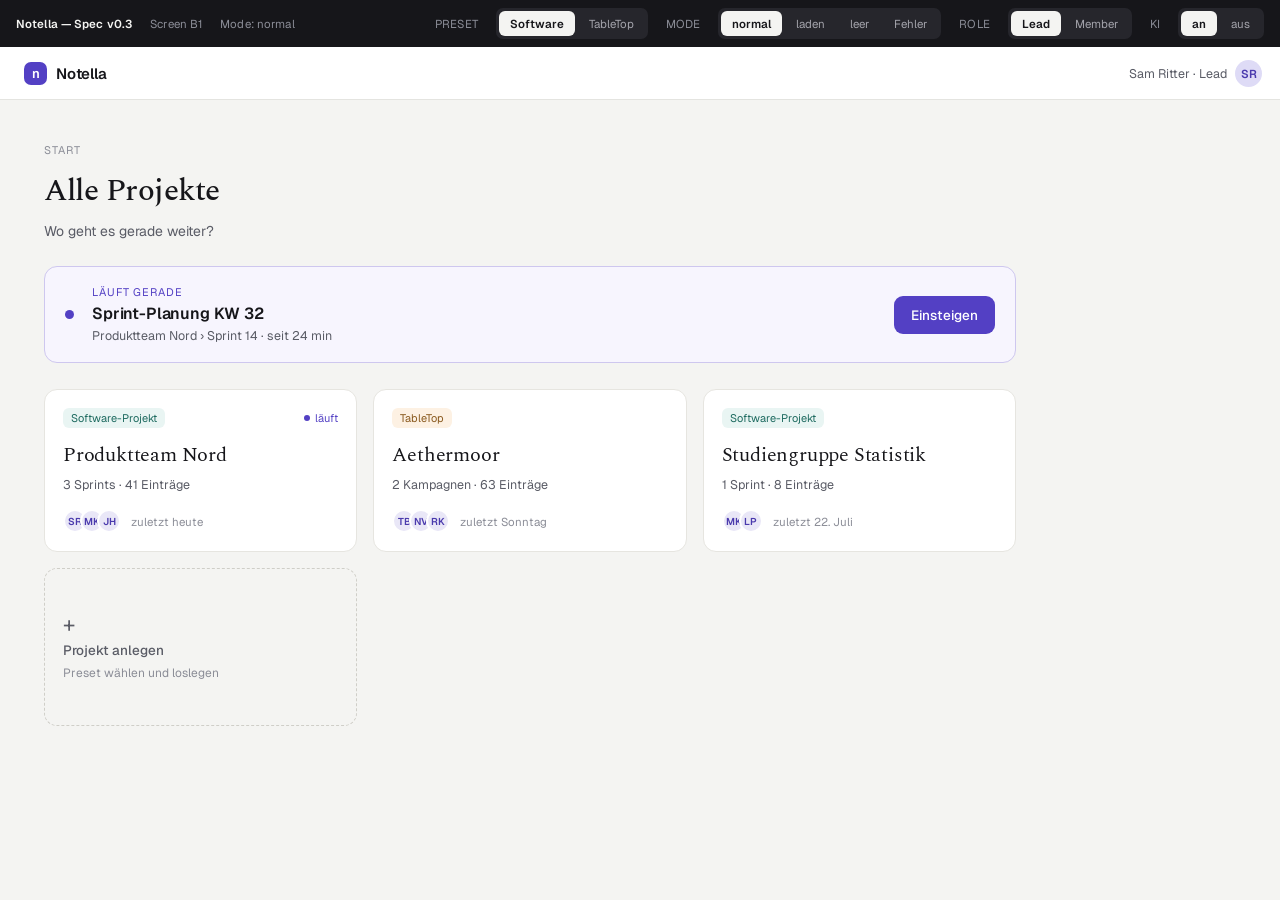
<file: Ideas/Notella/Notella Mockup/index.html>
<!DOCTYPE html>
<html lang="de">
<head>
  <meta charset="utf-8">
  <meta name="viewport" content="width=device-width, initial-scale=1">
  <title>Notella Mockup — Spec v0.3</title>

  <link rel="preconnect" href="https://fonts.googleapis.com">
  <link href="https://fonts.googleapis.com/css2?family=Geist:wght@300..700&family=Spectral:ital,wght@0,400;0,500;0,600;1,400&display=swap" rel="stylesheet">

  <link rel="stylesheet" href="./styles/global.css">
  <link rel="stylesheet" href="./styles/layout.css">
  <link rel="stylesheet" href="./styles/nav.css">
  <link rel="stylesheet" href="./styles/devbar.css">
</head>
<body>
  <div class="app-container">

    <!-- Entwickler-Leiste: Preset, Demo-Modus und Rolle umschalten -->
    <div class="dev-bar">
      <span class="title">Notella — Spec v0.3</span>
      <span class="label">Screen <span id="screen-id">B1</span></span>
      <span class="label">Mode: <span id="mode-id">normal</span></span>
      <span class="spacer"></span>

      <span class="label">PRESET</span>
      <div class="dev-controls">
        <button class="preset-btn active" data-preset="software">Software</button>
        <button class="preset-btn" data-preset="tabletop">TableTop</button>
      </div>

      <span class="label">MODE</span>
      <div class="dev-controls">
        <button class="mode-btn active" data-mode="normal">normal</button>
        <button class="mode-btn" data-mode="loading">laden</button>
        <button class="mode-btn" data-mode="empty">leer</button>
        <button class="mode-btn" data-mode="error">Fehler</button>
      </div>

      <span class="label">ROLE</span>
      <div class="dev-controls">
        <button class="role-btn active" data-role="lead">Lead</button>
        <button class="role-btn" data-role="member">Member</button>
      </div>

      <span class="label">KI</span>
      <div class="dev-controls">
        <button class="ai-btn active" data-ai="on">an</button>
        <button class="ai-btn" data-ai="off">aus</button>
      </div>
    </div>

    <!-- Kopfzeile -->
    <div class="app-header">
      <button class="app-brand" onclick="app.go('B1')">
        <span class="app-brand-mark">n</span>
        <span class="app-brand-name">Notella</span>
      </button>
      <div class="app-breadcrumbs" id="breadcrumbs"></div>
      <div class="app-user">
        <span class="app-user-label" id="user-label">Sam Ritter · Lead</span>
        <span class="app-user-avatar" id="user-initials">SR</span>
      </div>
    </div>

    <!-- Arbeitsbereich: Navigation und Screen-Bühne werden zur Laufzeit gefüllt -->
    <div class="app-main">
      <div class="app-nav" id="nav-sidebar"></div>
      <div class="app-content" id="content-area"></div>
    </div>

    <!-- Popover-Ziele (Position und Inhalt kommen aus den Komponenten) -->
    <div class="popover" id="mention-popup"></div>
    <div class="popover" id="ai-popup"></div>

  </div>

  <script type="module" src="./app.js"></script>
</body>
</html>
</file>
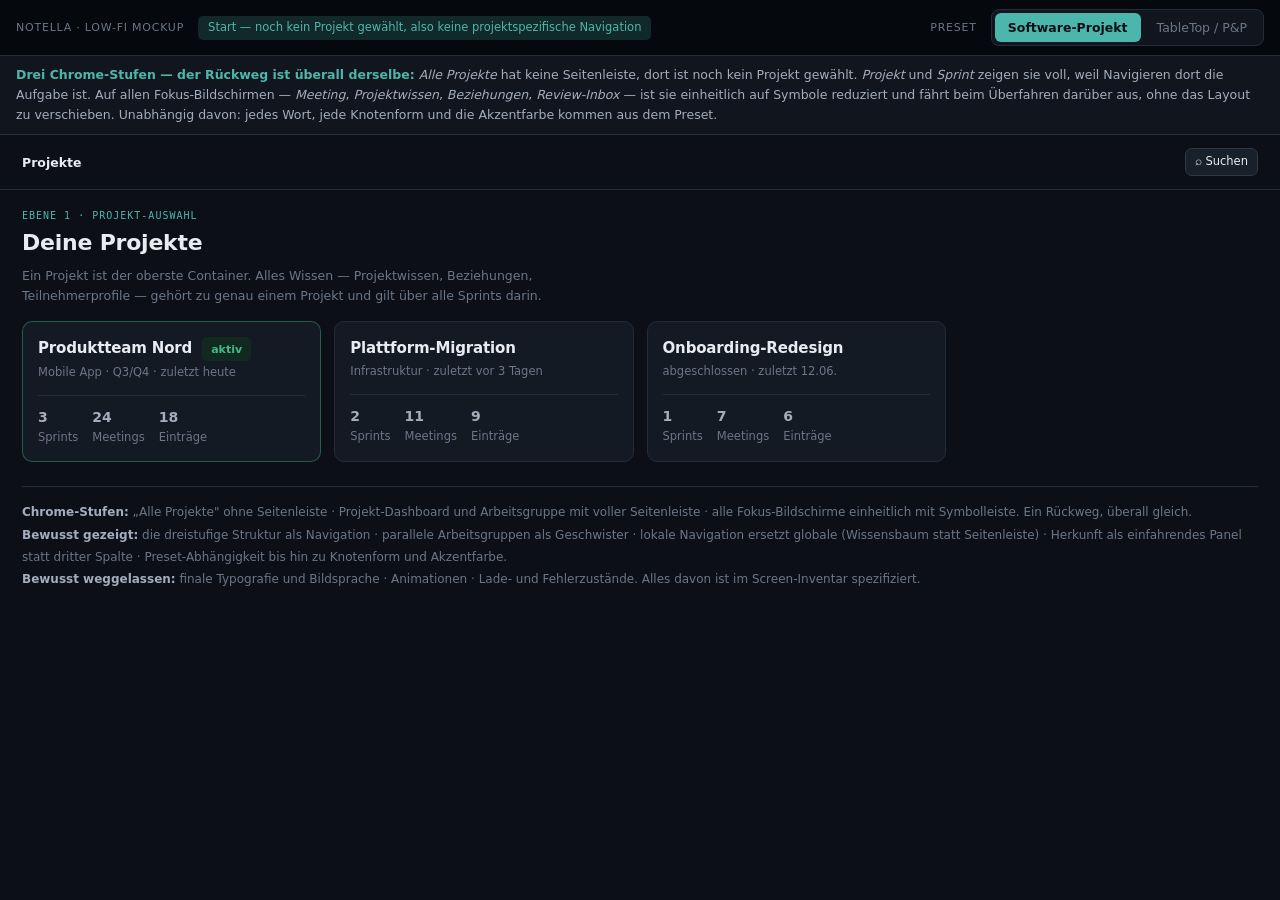
<file: Ideas/Notella/05-Mockup.html>
<!DOCTYPE html>
<html lang="de">
<head>
<meta charset="utf-8">
<meta name="viewport" content="width=device-width, initial-scale=1">
<title>Notella — Low-Fi Mockup</title>
<style>
  :root{
    --bg:#0c1016; --bg-2:#10151d; --panel:#141a24; --panel-2:#182029;
    --line:#232c38; --line-2:#2e3947;
    --ink:#e8ecf2; --ink-2:#a3adbd; --ink-3:#6b7688;
    --ok:#3fb98a; --ok-bg:#12291f;
    --warn:#d9a441; --warn-bg:#2a2113;
    --danger:#e26b62; --danger-bg:#2c1917;
    --priv:#9b7cf0; --priv-bg:#1e1930;
    --accent:#4db6ac; --accent-bg:#12292a;
    --radius:10px;
    --mono:ui-monospace,SFMono-Regular,Menlo,Consolas,monospace;
  }
  *{box-sizing:border-box}
  body{margin:0;font:14px/1.55 ui-sans-serif,system-ui,-apple-system,"Segoe UI",Roboto,sans-serif;
       background:var(--bg);color:var(--ink);-webkit-font-smoothing:antialiased}
  button{font:inherit;cursor:pointer;color:inherit}
  h1,h2,h3,h4{margin:0;font-weight:600;letter-spacing:-.01em}

  /* ---------- Demo chrome ---------- */
  .demo{position:sticky;top:0;z-index:90;background:#05080c;border-bottom:1px solid var(--line);
        padding:9px 16px;display:flex;gap:14px;align-items:center;flex-wrap:wrap}
  .demo .t{font-size:11px;color:var(--ink-3);letter-spacing:.07em;text-transform:uppercase}
  .spacer{flex:1}
  .switch{display:flex;background:#11161e;border:1px solid var(--line);border-radius:8px;padding:3px;gap:3px}
  .switch button{background:transparent;border:0;color:var(--ink-3);padding:5px 13px;border-radius:6px;font-size:12.5px}
  .switch button.on{background:var(--accent);color:#0c1016;font-weight:700}

  /* Hierarchy band — makes the 3 levels explicit */
  .hier{background:#0a0e14;border-bottom:1px solid var(--line);padding:8px 16px;
        display:flex;gap:0;align-items:center;flex-wrap:wrap;font-size:12px}
  .hstep{display:flex;align-items:center;gap:7px;padding:5px 12px;border-radius:7px;cursor:pointer;
         color:var(--ink-3);border:1px solid transparent}
  .hstep:hover{background:#12181f;color:var(--ink-2)}
  .hstep.on{background:var(--accent-bg);color:var(--accent);border-color:rgba(255,255,255,.08)}
  .hstep .lv{font:9.5px var(--mono);opacity:.65;letter-spacing:.06em}
  .hstep .nm{font-weight:600}
  .harrow{color:#2e3947;padding:0 3px;font-size:13px}
  .hnote{margin-left:auto;font-size:11px;color:var(--ink-3)}

  .banner-demo{background:#11161e;border-bottom:1px solid var(--line);padding:9px 16px;
               font-size:12.5px;color:var(--ink-2);line-height:1.6}
  .banner-demo b{color:var(--accent)}

  /* ---------- App shell ---------- */
  .app{display:grid;grid-template-columns:236px minmax(0,1fr);min-height:70vh}
  .side{background:var(--bg-2);border-right:1px solid var(--line);padding:16px 0;display:flex;
        flex-direction:column}
  .logo{padding:0 16px 16px;display:flex;gap:10px;align-items:center}
  .logo .mk{width:28px;height:28px;border:1.5px solid var(--accent);transform:rotate(45deg);
            border-radius:5px;display:grid;place-items:center;flex:none}
  .logo .mk span{transform:rotate(-45deg);color:var(--accent);font-size:13px}
  .logo b{font-size:15px;letter-spacing:-.02em;display:block}
  .logo i{font-style:normal;font-size:10px;color:var(--ink-3);letter-spacing:.03em}
  .navlbl{padding:13px 16px 6px;font-size:9.5px;letter-spacing:.13em;text-transform:uppercase;
          color:var(--ink-3);font-weight:800;display:flex;align-items:center;gap:6px}
  .navlbl .lv{font:9px var(--mono);background:#1a222d;border-radius:3px;padding:1px 4px;opacity:.8}
  .nav{display:flex;align-items:center;gap:9px;padding:8px 16px;font-size:13px;color:var(--ink-2);
       border-left:2.5px solid transparent;cursor:pointer;background:none;border-top:0;border-right:0;
       border-bottom:0;width:100%;text-align:left}
  .nav:hover{background:#151c26;color:var(--ink)}
  .nav.on{background:#161e2a;color:var(--ink);border-left-color:var(--accent);font-weight:600}
  .nav .ic{width:16px;text-align:center;opacity:.85;flex:none}
  .nav.l2{padding-left:26px;font-size:12.5px}
  .nav.l3{padding-left:40px;font-size:12px;color:var(--ink-3)}
  .nav.l3.on{color:var(--ink)}
  .badge{margin-left:auto;background:var(--accent);color:#0c1016;font-size:10px;font-weight:800;
         border-radius:20px;padding:1px 7px}
  .livedot{margin-left:auto;width:6px;height:6px;border-radius:50%;background:var(--ok);
           animation:p 1.7s infinite;flex:none}
  .side .foot{margin-top:auto;padding:14px 16px 0;border-top:1px solid var(--line)}

  .content{min-width:0;display:flex;flex-direction:column}
  .topbar{padding:13px 22px;border-bottom:1px solid var(--line);display:flex;align-items:center;
          gap:10px;background:var(--bg)}
  .crumb{font-size:12.5px;color:var(--ink-3)}
  .crumb span.c{cursor:pointer}
  .crumb span.c:hover{color:var(--ink-2);text-decoration:underline}
  .crumb b{color:var(--ink);font-weight:600}
  .crumb .s{margin:0 7px;opacity:.35}

  main{padding:20px 22px 50px;flex:1}
  .screen{display:none}
  .screen.on{display:block}
  .phead{margin-bottom:16px}
  .phead .lv{font:10px var(--mono);color:var(--accent);letter-spacing:.1em;text-transform:uppercase}
  .phead h2{font-size:22px;margin:5px 0 0}
  .phead p{margin:6px 0 0;color:var(--ink-3);font-size:12.5px;max-width:76ch}

  /* ---------- Bits ---------- */
  .panel{background:var(--panel);border:1px solid var(--line);border-radius:var(--radius)}
  .pad{padding:13px 15px}
  .bt{border-top:1px solid var(--line)}
  .muted{color:var(--ink-3)}
  .tiny{font-size:12px}
  .row{display:flex;gap:10px;align-items:center}
  .wrap{flex-wrap:wrap}
  .lbl{font-size:9.5px;text-transform:uppercase;letter-spacing:.13em;color:var(--ink-3);font-weight:800}
  .chip{display:inline-flex;align-items:center;gap:5px;font-size:11px;padding:2.5px 8px;
        border-radius:5px;background:#1c242f;color:var(--ink-2);white-space:nowrap;
        border:1px solid var(--line-2)}
  .chip.t{background:var(--accent-bg);color:var(--accent);border-color:transparent;font-weight:700;
          text-transform:uppercase;letter-spacing:.05em}
  .chip.canon{background:var(--ok-bg);color:var(--ok);border-color:transparent;font-weight:700}
  .chip.sugg{background:var(--warn-bg);color:var(--warn);border-color:transparent;font-weight:700}
  .chip.live{background:var(--ok-bg);color:var(--ok);border-color:transparent;font-weight:700}
  .chip.plan{background:#1c242f;color:var(--ink-3)}
  .btn{border:1px solid var(--line-2);background:var(--panel-2);border-radius:7px;padding:6px 12px;
       font-size:12.5px}
  .btn:hover{background:#1e2732;border-color:#3a4756}
  .btn.p{background:var(--accent);border-color:var(--accent);color:#0c1016;font-weight:700}
  .btn.ok{background:var(--ok);border-color:var(--ok);color:#06170f;font-weight:700}
  .btn.dz{color:var(--danger);border-color:#4a2b28}
  .btn.sm{padding:4px 9px;font-size:11.5px}
  .btn[disabled]{opacity:.35;cursor:not-allowed}
  .kbd{font:10.5px var(--mono);background:#1c242f;border:1px solid var(--line-2);
       border-bottom-width:2px;border-radius:4px;padding:1px 5px;color:var(--ink-2)}
  .avatar{width:26px;height:26px;border-radius:50%;background:#243040;display:grid;place-items:center;
          font-size:10.5px;font-weight:800;color:var(--ink-2);flex:none;border:1px solid var(--line-2)}
  .stack{display:flex}
  .stack .avatar{width:24px;height:24px;font-size:9.5px;margin-left:-7px;border:2px solid var(--panel)}
  .stack .avatar:first-child{margin-left:0}
  .dot{width:7px;height:7px;border-radius:50%;background:var(--ok);flex:none}
  .dot.off{background:#3a4453}
  @keyframes p{0%,100%{opacity:1}50%{opacity:.2}}

  /* card grids */
  .cards{display:grid;grid-template-columns:repeat(auto-fill,minmax(285px,1fr));gap:13px}
  .card{background:var(--panel);border:1px solid var(--line);border-radius:var(--radius);
        padding:15px;cursor:pointer;transition:border-color .12s,transform .12s}
  .card:hover{border-color:var(--accent);transform:translateY(-1px)}
  .card.hi{border-color:rgba(63,185,138,.4)}
  .card h4{font-size:15px}
  .card .sub{font-size:11.5px;color:var(--ink-3);margin-top:3px}
  .card .meta{display:flex;gap:14px;margin-top:13px;padding-top:11px;border-top:1px solid var(--line);
              font-size:11.5px;color:var(--ink-3)}
  .card .meta b{color:var(--ink-2);font-weight:700;display:block;font-size:14px}

  .listrow{display:flex;align-items:center;gap:12px;padding:12px 15px;border-bottom:1px solid var(--line);
           cursor:pointer}
  .listrow:last-child{border-bottom:0}
  .listrow:hover{background:#161e2a}
  .listrow.on{background:var(--accent-bg)}

  /* ---------- Meeting room: nur die Schreibfläche ---------- */
  .mrwrap{max-width:840px;margin:0 auto}
  .state-pill{display:inline-flex;align-items:center;gap:6px;font-size:10.5px;font-weight:800;
              padding:3px 9px;border-radius:20px;background:var(--ok-bg);color:var(--ok);
              text-transform:uppercase;letter-spacing:.06em}
  .state-pill .pulse{width:6px;height:6px;border-radius:50%;background:var(--ok);animation:p 1.7s infinite}
  .vis{display:flex;background:#111821;border:1px solid var(--line);border-radius:8px;padding:2.5px;gap:2px}
  .vis button{border:0;background:transparent;padding:4.5px 10px;border-radius:6px;font-size:11.5px;
              color:var(--ink-3)}
  .vis button.on{background:#232d3a;font-weight:700;color:var(--ink)}
  .vis button.on[data-v="private"]{color:var(--priv)}
  .vis button.on[data-v="shared"]{color:var(--accent)}
  .editor{min-height:400px;padding:22px 26px;font-size:15px;line-height:1.9}
  .editor h4{font-size:12.5px;margin:17px 0 7px;color:var(--accent);text-transform:uppercase;
             letter-spacing:.1em}
  .editor h4:first-child{margin-top:0}
  .editor ul{margin:5px 0;padding-left:19px}
  .editor li{margin:4px 0}
  .men{border-radius:4px;padding:1.5px 6px;font-weight:500;white-space:nowrap;cursor:pointer;
       background:var(--accent-bg);color:var(--accent);border-bottom:1.5px solid currentColor}
  .men.n{background:#2c1917;color:var(--danger)}
  .caret{display:inline-block;width:1.5px;height:16px;background:var(--accent);vertical-align:-3px;
         animation:b 1.1s step-end infinite}
  @keyframes b{50%{opacity:0}}
  .picker{border:1px solid var(--line-2);border-radius:9px;background:#161e29;
          box-shadow:0 14px 40px rgba(0,0,0,.55);width:340px;overflow:hidden;margin:6px 0 0 26px}
  .picker .ph{padding:7px 11px;font-size:11px;color:var(--ink-3);background:#111821;
              border-bottom:1px solid var(--line)}
  .pi{display:flex;gap:9px;align-items:center;padding:7px 11px;border-bottom:1px solid #1b2430}
  .pi:last-child{border-bottom:0}
  .pi.sel{background:var(--accent-bg)}
  .pi .ic{width:22px;height:22px;border-radius:6px;background:#1d2632;display:grid;place-items:center;
          font-size:11px;flex:none}
  .pi .t{font-size:13px;font-weight:500}
  .pi .s{font-size:11px;color:var(--ink-3)}
  .pdiv{padding:5px 11px;font-size:9.5px;text-transform:uppercase;letter-spacing:.12em;
        color:var(--ink-3);background:#111821;border-top:1px solid var(--line);font-weight:800}
  .feed-item{padding:13px 0;border-bottom:1px solid var(--line)}
  .feed-item:last-child{border-bottom:0}
  .hint{background:#1a2331;border:1px solid var(--line-2);border-radius:8px;padding:10px 13px;
        font-size:12.5px;display:flex;gap:9px;align-items:flex-start;line-height:1.5;color:var(--ink-2)}
  .banner{border-radius:8px;padding:9px 12px;font-size:12.5px;display:flex;gap:8px;align-items:flex-start}
  .banner.i{background:var(--priv-bg);color:#c3b0f7;border:1px solid #2e2749}

  /* Feed-Umschalter: Anwesenheit + ungelesene Notizen in einem Element */
  .feedbtn{display:flex;align-items:center;gap:9px;border:1px solid var(--line-2);
           background:var(--panel-2);border-radius:22px;padding:4px 12px 4px 6px;font-size:12.5px;
           color:var(--ink-2)}
  .feedbtn:hover{border-color:var(--accent);color:var(--ink)}
  .feedbtn .stack .avatar{width:21px;height:21px;font-size:8.5px;margin-left:-6px;
                          border:2px solid var(--panel-2)}
  .feedbtn .stack .avatar:first-child{margin-left:0}
  .feedbtn .cnt{background:var(--accent);color:#0c1016;border-radius:20px;padding:0 6px;
                font-size:10.5px;font-weight:800}

  /* ---------- Inbox: Schnelldurchlauf ---------- */
  .quote{background:#111821;border-left:2px solid var(--accent);padding:10px 13px;border-radius:0 7px 7px 0;
         font:12.5px/1.75 var(--mono);color:var(--ink-2)}
  .quote mark{background:transparent;color:var(--accent);font-weight:700}
  .inp{width:100%;border:1px solid var(--line-2);border-radius:7px;padding:7px 10px;font-size:13px;
       background:#111821;display:flex;align-items:center}

  /* progress */
  .rvbar{display:flex;gap:14px;align-items:flex-start;flex-wrap:wrap;margin-bottom:18px}
  .seggrp{display:flex;flex-direction:column;gap:5px}
  .seggrp .cap{font-size:10px;letter-spacing:.05em;color:var(--ink-3);text-transform:uppercase;
               font-weight:700}
  .seggrp .cap.now{color:var(--accent)}
  .segs{display:flex;gap:3px}
  .seg{width:26px;height:5px;border-radius:3px;background:#1d2632}
  .seg.done{background:var(--ok)}
  .seg.now{background:var(--accent);box-shadow:0 0 0 2px rgba(255,255,255,.06)}

  /* the card */
  .rvwrap{max-width:1060px;margin:0 auto;padding-top:6px}
  .rv{display:grid;grid-template-columns:minmax(0,1fr) 235px;gap:26px;align-items:start}
  .rvmain{min-width:0}
  .rvq{font-size:11px;text-transform:uppercase;letter-spacing:.13em;color:var(--ink-3);
       font-weight:800;margin-bottom:9px}
  .freq{display:inline-flex;align-items:center;gap:7px;font-size:11.5px;color:var(--accent);
        background:var(--accent-bg);border-radius:5px;padding:3px 9px;margin-bottom:9px;cursor:pointer}
  .evid{background:#0f151d;border:1px solid var(--line);border-left:3px solid var(--accent);
        border-radius:0 10px 10px 0;padding:16px 19px;font-size:14.5px;line-height:1.85;
        color:var(--ink-2)}
  .evid mark{background:rgba(255,255,255,.06);color:var(--ink);font-weight:700;
             border-bottom:2px solid var(--accent);padding:1px 3px;border-radius:3px}
  .evid .meta{margin-top:11px;padding-top:10px;border-top:1px solid var(--line);
              font-size:11.5px;color:var(--ink-3)}
  .evmore{margin-top:8px;font-size:11.5px;color:var(--ink-3);border-left:3px solid var(--line-2);
          padding:7px 0 7px 14px;line-height:1.7}
  .arrowdown{text-align:center;color:var(--line-2);font-size:19px;margin:14px 0 12px}
  .prop{display:flex;align-items:center;gap:11px;flex-wrap:wrap}
  .prop h3{font-size:25px;letter-spacing:-.02em}
  .prop .edit{font-size:11px;color:var(--ink-3);cursor:pointer;border-bottom:1px dotted var(--line-2)}

  .chiprow{display:flex;gap:7px;flex-wrap:wrap;margin-top:8px}
  .fchip{border:1px solid var(--line-2);background:#131a23;border-radius:7px;padding:7px 13px;
         font-size:13px;display:flex;align-items:center;gap:8px;color:var(--ink-2)}
  .fchip:hover{border-color:var(--accent);color:var(--ink)}
  .fchip .num{font:9.5px var(--mono);color:var(--ink-3);background:#1d2632;border-radius:3px;
              padding:1px 4px}
  .fchip.on{background:var(--accent);border-color:var(--accent);color:#0c1016;font-weight:700}
  .fchip.on .num{background:rgba(0,0,0,.2);color:inherit}
  .fchip.ai{border-color:var(--accent);box-shadow:inset 0 0 0 1px var(--accent-bg)}

  .actions{display:flex;align-items:center;gap:18px;margin-top:22px;padding-top:18px;
           border-top:1px solid var(--line);flex-wrap:wrap}
  .bigbtn{background:var(--accent);color:#0c1016;border:0;border-radius:9px;
          padding:13px 26px;font-size:15px;font-weight:800;letter-spacing:-.01em;
          display:flex;align-items:center;gap:10px}
  .bigbtn:hover{filter:brightness(1.1)}
  .bigbtn[disabled]{background:#1d2632;color:var(--ink-3);cursor:not-allowed;filter:none}
  .bigbtn .k{font:10px var(--mono);background:rgba(0,0,0,.22);border-radius:4px;padding:2px 5px}
  .bigbtn[disabled] .k{background:#151c26}
  .why{font-size:12px;color:var(--warn)}
  .txtbtn{background:none;border:0;color:var(--ink-3);font-size:13px;padding:0;
          display:flex;align-items:center;gap:7px}
  .txtbtn:hover{color:var(--ink-2)}
  .txtbtn .k{font:10px var(--mono);background:#1d2632;border-radius:4px;padding:2px 5px}
  .txtbtn.mini{font-size:11.5px}

  /* quiet context rail */
  .rail{font-size:12px;color:var(--ink-3);line-height:1.65}
  .rail h5{font-size:9.5px;text-transform:uppercase;letter-spacing:.13em;color:var(--ink-3);
           font-weight:800;margin:0 0 7px}
  .rail .blk{margin-bottom:20px}
  .rail .who{display:flex;align-items:center;gap:8px;color:var(--ink-2);font-size:12.5px}
  .rail ul{margin:0;padding-left:15px}
  .rail li{margin:3px 0}

  /* card art B — duplicate */
  .cmp{display:grid;grid-template-columns:1fr auto 1fr;gap:14px;align-items:stretch;margin-top:4px}
  .cmpcol{background:#0f151d;border:1px solid var(--line);border-radius:10px;padding:14px}
  .cmpcol.exist{border-color:var(--line-2)}
  .cmpvs{display:grid;place-items:center;color:var(--ink-3);font-size:12px;font-weight:800}
  .cmpcol .t{font-size:16px;font-weight:700;margin-bottom:3px}
  .cmpcol .kvs{margin-top:11px;font-size:12px;color:var(--ink-3);line-height:1.9}
  .cmpcol .kvs b{color:var(--ink-2);font-weight:600}
  .simbar{height:5px;border-radius:3px;background:#1d2632;overflow:hidden;margin:12px 0 6px}
  .simbar i{display:block;height:100%;background:var(--warn)}

  /* toast + footer */
  .toast{display:flex;align-items:center;gap:12px;background:#101821;border:1px solid var(--line-2);
         border-radius:9px;padding:10px 15px;font-size:12.5px;margin-top:18px}
  .toast .ok{color:var(--ok);font-weight:700}
  .kbar{display:flex;gap:16px;flex-wrap:wrap;margin-top:22px;padding-top:14px;
        border-top:1px solid var(--line);font-size:11.5px;color:var(--ink-3)}
  .kbar span b{color:var(--ink-2);font-weight:600}

  /* done state */
  .done{max-width:520px;text-align:center;margin:60px auto;padding:34px;border:1px solid var(--line);
        border-radius:14px;background:var(--panel)}
  .done .big{font-size:40px;margin-bottom:10px}
  .done .nums{display:flex;gap:26px;justify-content:center;margin:22px 0}
  .done .nums b{display:block;font-size:25px;color:var(--accent)}
  .done .nums span{font-size:11.5px;color:var(--ink-3)}

  /* ---------- Entity ---------- */
  .ent{display:grid;grid-template-columns:minmax(0,1fr) 310px;gap:13px;align-items:start}
  .kv{display:grid;grid-template-columns:130px minmax(0,1fr);gap:9px 14px;font-size:13.5px;margin:0}
  .kv dt{color:var(--ink-3);font-size:12px}
  .kv dd{margin:0}
  .rel{display:flex;align-items:center;gap:9px;padding:8px 0;border-bottom:1px solid #1b2430}
  .rel:last-child{border-bottom:0}
  .rel .verb{font-size:11.5px;color:var(--ink-3);min-width:118px}
  .link{color:var(--accent);text-decoration:none;font-weight:500;cursor:pointer}
  .link:hover{text-decoration:underline}
  .prov{padding:11px 0;border-bottom:1px solid #1b2430}
  .prov:last-child{border-bottom:0}
  .hist{font-size:12.5px;padding:9px 0;border-bottom:1px solid #1b2430;display:flex;gap:10px;
        align-items:flex-start}
  .hist:last-child{border-bottom:0}
  .hist .tm{color:var(--ink-3);min-width:80px;flex:none;font-size:11px}
  .trig{font-size:9.5px;font-weight:800;text-transform:uppercase;letter-spacing:.06em;padding:2px 6px;
        border-radius:4px;background:#1d2632;color:var(--ink-2);flex:none}
  .trig.c{background:var(--ok-bg);color:var(--ok)}
  .trig.m{background:var(--accent-bg);color:var(--accent)}

  /* ---------- Graph ---------- */
  .gr{display:grid;grid-template-columns:222px minmax(0,1fr);background:var(--panel);
      border:0;border-radius:0;overflow:hidden}
  .canvas svg{display:block}
  .gr-side{background:var(--bg-2);border-right:1px solid var(--line);padding:14px}
  .gsearch{width:100%;background:#111821;border:1px solid var(--line-2);border-radius:8px;
           padding:8px 10px;font-size:12.5px;color:var(--ink-3)}
  .tfilter{display:flex;align-items:center;gap:8px;padding:6px 0;font-size:12.5px;cursor:pointer}
  .tfilter .cb{width:13px;height:13px;border-radius:3px;flex:none;display:grid;place-items:center;
               font-size:9px;color:#0c1016;font-weight:900}
  .tfilter .n{margin-left:auto;color:var(--ink-3);font-size:11.5px}
  .canvas{position:relative;background:
      radial-gradient(circle at 1px 1px,#1a222d 1px,transparent 0) 0 0/26px 26px,#0e131a;
      min-height:calc(100vh - 250px)}
  .canvas svg{position:absolute;inset:0;width:100%;height:100%}
  .gr{min-height:calc(100vh - 250px)}
  main.bleed .phead{padding:16px 24px 12px}
  main.bleed .phead p{display:none}
  .zoom{position:absolute;right:12px;bottom:12px;display:flex;gap:5px}
  .zoom button{width:30px;height:30px;border-radius:7px;background:var(--panel);
               border:1px solid var(--line-2);display:grid;place-items:center;font-size:14px}
  .gnode{cursor:pointer}
  .gnode text{font-size:10.5px;fill:var(--ink-2);text-anchor:middle;pointer-events:none}
  .gnode.focus text{fill:#fff;font-weight:700}
  .dim{opacity:.12}
  .elabel{font-size:9.5px;fill:var(--ink-3);text-anchor:middle}
  .gpanel{position:absolute;right:12px;top:12px;width:250px;background:var(--panel);
          border:1px solid var(--line-2);border-radius:10px;box-shadow:0 14px 40px rgba(0,0,0,.55);
          overflow:hidden}
  .ghint{position:absolute;left:14px;bottom:14px;font-size:11.5px;color:var(--ink-3);
         background:rgba(14,19,26,.85);padding:6px 11px;border-radius:7px;border:1px solid var(--line)}

  /* ================= CHROME-STUFEN =================
     Drei Stufen. Der Rückweg ist auf ALLEN Fokus-Bildschirmen derselbe:
     die auf Symbole reduzierte Seitenleiste. Kein Sonderweg, kein Esc-Zwang. */
  .app{position:relative}

  /* C3 Start — noch kein Projekt gewählt, also keine projektspezifische Navigation */
  .app.c3{grid-template-columns:minmax(0,1fr)}
  .app.c3 .side{display:none}

  /* C2 Orientierung — Navigieren ist die Aufgabe */
  .app.c2{grid-template-columns:236px minmax(0,1fr)}

  /* C1 Fokus — Symbolleiste. Absolut positioniert: das Ausfahren legt sich ÜBER
     den Inhalt und löst keinen Umbruch aus (der Bug aus den Screenshots). */
  .app.c1{grid-template-columns:52px minmax(0,1fr)}
  .app.c1 .side{
    position:absolute;left:0;top:0;bottom:0;width:52px;
    overflow:hidden;white-space:nowrap;z-index:70;
    background:var(--bg-2);
    transition:width .26s cubic-bezier(.32,.72,0,1), box-shadow .26s ease;
    will-change:width}
  .app.c1 .side:hover{width:236px;box-shadow:20px 0 55px rgba(0,0,0,.62);
                      border-right-color:var(--line-2)}
  /* Beschriftungen bleiben im Fluss und werden nur ausgeblendet — kein Layoutsprung */
  .app.c1 .side .t,
  .app.c1 .side .navlbl,
  .app.c1 .side .logo > span:last-child,
  .app.c1 .side .badge,
  .app.c1 .side .livedot{opacity:0;transition:opacity .12s ease}
  .app.c1 .side:hover .t,
  .app.c1 .side:hover .navlbl,
  .app.c1 .side:hover .logo > span:last-child,
  .app.c1 .side:hover .badge,
  .app.c1 .side:hover .livedot{opacity:1;transition:opacity .18s ease .09s}
  .app.c1 .side .nav{padding-left:17px;transition:padding-left .26s cubic-bezier(.32,.72,0,1)}
  .app.c1 .side .nav.l2{padding-left:17px}
  .app.c1 .side .nav.l3{padding-left:17px}
  .app.c1 .side:hover .nav.l2{padding-left:26px}
  .app.c1 .side:hover .nav.l3{padding-left:40px}
  .app.c1 .side .logo{padding-left:15px}
  .app.c1 .side .foot .nav{padding-left:17px}
  .app.c1 > .content{grid-column:2}
  /* randlose Fläche für Graph und Wiki — Rahmenwerk bleibt trotzdem erreichbar */
  main.bleed{padding:0 !important}
  main.bleed .phead{padding:20px 24px 0}
  main.bleed .legend{margin:0;padding:16px 24px 40px}

  body.c3 .hier,body.c1 .hier{display:none}

  /* ================= WIKI ================= */
  .wiki{display:grid;grid-template-columns:252px minmax(0,1fr);min-height:78vh;
        border-top:1px solid var(--line)}
  .wtree{border-right:1px solid var(--line);padding:18px 16px 40px;background:var(--bg-2)}
  .wsearch{width:100%;background:#111821;border:1px solid var(--line-2);border-radius:8px;
           padding:8px 10px;font-size:12.5px;color:var(--ink-3);margin-bottom:13px}
  .wmode{display:flex;background:#111821;border:1px solid var(--line);border-radius:8px;
         padding:2.5px;gap:2px;margin-bottom:16px}
  .wmode button{flex:1;border:0;background:transparent;padding:5px 8px;border-radius:6px;
                font-size:11.5px;color:var(--ink-3)}
  .wmode button.on{background:#232d3a;color:var(--ink);font-weight:700}
  .wgrp{margin-bottom:16px}
  .wgrp .h{display:flex;align-items:center;gap:7px;font-size:10px;letter-spacing:.11em;
           text-transform:uppercase;color:var(--ink-3);font-weight:800;margin-bottom:5px}
  .wgrp .h .n{margin-left:auto;font-weight:600;letter-spacing:0}
  .witem{display:flex;align-items:center;gap:8px;padding:4px 8px;border-radius:6px;
         font-size:12.5px;color:var(--ink-2);cursor:pointer}
  .witem:hover{background:#161e2a;color:var(--ink)}
  .witem.on{background:var(--accent-bg);color:var(--accent);font-weight:600}
  .witem .tag{margin-left:auto;font-size:9.5px;color:var(--ink-3);text-transform:uppercase;
              letter-spacing:.05em}
  .witem.sg{opacity:.55;font-style:italic}

  .warticle{padding:30px 40px 70px;max-width:800px}
  .wtitle{font-size:31px;letter-spacing:-.025em;margin:8px 0 0}
  .wprov{display:inline-flex;align-items:center;gap:8px;margin-top:11px;font-size:12.5px;
         color:var(--ink-3);border-bottom:1px dashed var(--line-2);padding-bottom:2px;cursor:pointer}
  .wprov:hover{color:var(--accent);border-color:var(--accent)}
  .wsec{margin-top:32px}
  .wsec > h4{font-size:11px;text-transform:uppercase;letter-spacing:.13em;color:var(--ink-3);
             font-weight:800;padding-bottom:8px;border-bottom:1px solid var(--line);margin-bottom:14px}
  .wdl{display:grid;grid-template-columns:150px minmax(0,1fr);gap:10px 18px;font-size:14px;margin:0}
  .wdl dt{color:var(--ink-3);font-size:12.5px}
  .wdl dd{margin:0}
  .wdl dd .ed{opacity:0;font-size:11px;color:var(--ink-3);margin-left:9px;cursor:pointer}
  .wdl dd:hover .ed{opacity:1}
  .wprose{font-size:15px;line-height:1.8;color:var(--ink-2)}
  .wrelgrp{margin-bottom:13px}
  .wrelgrp .v{font-size:12px;color:var(--ink-3);margin-bottom:4px}
  .wrelgrp .items{display:flex;gap:7px;flex-wrap:wrap}
  .wpill{display:inline-flex;align-items:center;gap:7px;border:1px solid var(--line-2);
         background:#131a23;border-radius:20px;padding:5px 13px;font-size:13px;cursor:pointer}
  .wpill:hover{border-color:var(--accent);color:var(--accent)}
  .wpill .d{width:7px;height:7px;border-radius:50%;flex:none}
  .wback{font-size:13px;color:var(--ink-2);line-height:2}

  /* Schublade — EIN Muster für Herkunft (Wiki) und geteilte Notizen (Meeting) */
  .drawer{position:fixed;right:0;top:0;bottom:0;width:400px;background:var(--panel);
          border-left:1px solid var(--line-2);z-index:95;box-shadow:-20px 0 60px rgba(0,0,0,.6);
          display:flex;flex-direction:column;animation:slide .22s cubic-bezier(.32,.72,0,1)}
  @keyframes slide{from{transform:translateX(24px);opacity:.4}to{transform:none;opacity:1}}
  .drawer .hd{padding:16px 18px;border-bottom:1px solid var(--line);display:flex;align-items:center}
  .wtabs{display:flex;gap:2px;padding:11px 18px 0}
  .wtabs button{border:0;background:transparent;color:var(--ink-3);font-size:12.5px;
                padding:7px 12px;border-bottom:2px solid transparent}
  .wtabs button.on{color:var(--accent);border-bottom-color:var(--accent);font-weight:700}
  .wpbody{overflow:auto;padding:14px 18px 30px;flex:1}
  .scrim{position:fixed;inset:0;background:rgba(4,7,11,.55);z-index:94;backdrop-filter:blur(1px)}

  .legend{font-size:12px;color:var(--ink-3);margin-top:24px;padding-top:14px;
          border-top:1px solid var(--line);line-height:1.85}
  .legend b{color:var(--ink-2)}
  @media(max-width:1180px){.mr,.ib,.ent{grid-template-columns:1fr}.app{grid-template-columns:1fr}
    .side{display:none}.gr{grid-template-columns:1fr}}
</style>
</head>
<body>

<div class="demo">
  <span class="t">Notella · Low-Fi Mockup</span>
  <span style="font-size:11.5px;color:var(--accent);background:var(--accent-bg);
        border-radius:5px;padding:3px 10px" id="chrome-note"></span>
  <span class="spacer"></span>
  <span class="t">Preset</span>
  <div class="switch" id="sw">
    <button data-p="software" class="on">Software-Projekt</button>
    <button data-p="tabletop">TableTop / P&amp;P</button>
  </div>
</div>

<!-- Hierarchy band: the three levels, always visible, always clickable -->
<div class="hier" id="hier"></div>

<div class="banner-demo">
  <b>Drei Chrome-Stufen — der Rückweg ist überall derselbe:</b>
  <i>Alle Projekte</i> hat keine Seitenleiste, dort ist noch kein Projekt gewählt.
  <i>Projekt</i> und <i>Sprint</i> zeigen sie voll, weil Navigieren dort die Aufgabe ist.
  Auf allen Fokus-Bildschirmen — <i>Meeting</i>, <i>Projektwissen</i>, <i>Beziehungen</i>,
  <i>Review-Inbox</i> — ist sie einheitlich auf Symbole reduziert und fährt beim Überfahren
  darüber aus, ohne das Layout zu verschieben. Unabhängig davon: jedes Wort, jede Knotenform
  und die Akzentfarbe kommen aus dem Preset.
</div>

<div class="app c2" id="app">
  <aside class="side" id="side">
    <div class="logo">
      <span class="mk"><span>◆</span></span>
      <span><b>Notella</b><i id="nav-sub"></i></span>
    </div>
    <div id="side-nav"></div>
    <div class="foot">
      <button class="nav" style="padding-left:0" title="Einstellungen"><span class="ic">⚙</span><span class="t">Einstellungen</span></button>
      <button class="nav" style="padding-left:0" title="Preset-Verwaltung"><span class="ic">◈</span><span class="t">Preset-Verwaltung</span></button>
    </div>
  </aside>

  <div class="content">
    <div class="topbar">
      <div class="crumb" id="crumb"></div>
      <span class="spacer"></span>
      <button class="btn sm">⌕ Suchen</button>
    </div>

    <main>
      <!-- ===== L1: DASHBOARD ===== -->
      <section class="screen" id="s-dash">
        <div class="phead">
          <div class="lv" id="d-lv"></div>
          <h2 id="d-h"></h2>
          <p id="d-p"></p>
        </div>
        <div class="cards" id="d-cards"></div>
      </section>

      <!-- ===== L2: PROJECT ===== -->
      <section class="screen" id="s-proj">
        <div class="phead">
          <div class="lv" id="p-lv"></div>
          <h2 id="p-h"></h2>
          <p id="p-p"></p>
        </div>
        <div class="cards" id="p-cards" style="margin-bottom:20px"></div>
        <div class="panel">
          <div class="pad row">
            <strong style="font-size:13px" id="p-know-h"></strong>
            <span class="spacer"></span>
            <button class="btn sm" data-go="ent">Liste öffnen</button>
            <button class="btn sm" data-go="graph">Als Netz ansehen</button>
          </div>
          <div class="pad bt row wrap" style="gap:18px" id="p-stats"></div>
        </div>
      </section>

      <!-- ===== L3: WORKGROUP ===== -->
      <section class="screen" id="s-group">
        <div class="phead">
          <div class="lv" id="g-lv"></div>
          <h2 id="g-h"></h2>
          <p id="g-p"></p>
        </div>
        <div style="display:grid;grid-template-columns:minmax(0,1fr) 290px;gap:13px;align-items:start"
             id="g-wrap">
          <div class="panel">
            <div class="pad row">
              <strong style="font-size:13px" id="g-mlist-h"></strong>
              <span class="spacer"></span>
              <button class="btn sm p" id="g-new"></button>
            </div>
            <div class="bt" id="g-meetings"></div>
          </div>
          <div class="panel">
            <div class="pad"><div class="lbl" id="g-people-h"></div></div>
            <div class="pad bt" style="padding-top:4px" id="g-people"></div>
          </div>
        </div>
      </section>

      <!-- ===== L4: MEETING ROOM — nur die Schreibfläche ===== -->
      <section class="screen" id="s-meeting">
        <div class="mrwrap">
          <div class="phead" style="margin-bottom:14px">
            <div class="row wrap" style="gap:11px">
              <div class="lv" id="m-lv"></div>
              <span class="state-pill"><span class="pulse"></span> läuft · 24 min</span>
            </div>
            <h2 id="m-h"></h2>
          </div>

          <div class="panel">
            <div class="pad row wrap">
              <strong style="font-size:13px">Deine Notiz</strong>
              <span class="tiny muted">✓ gespeichert</span>
              <span class="spacer"></span>
              <div class="vis" id="vis">
                <button data-v="private">🔒 privat</button>
                <button data-v="shared">👥 geteilt</button>
              </div>
              <button class="feedbtn" id="m-feedbtn"></button>
            </div>
            <div id="m-banner"></div>
            <div class="editor bt" id="ed"></div>
            <div class="pad bt tiny muted row wrap" style="gap:16px">
              <span><span class="kbd">@</span> markieren</span>
              <span><span class="kbd">#</span> Typ direkt</span>
              <span class="spacer"></span><span>Markdown</span>
            </div>
          </div>

          <div class="hint" style="margin-top:11px"><span>💡</span><span id="m-hint"></span></div>
        </div>
        <div id="m-drawer"></div>
      </section>

      <!-- ===== GRAPH ===== -->
      <section class="screen" id="s-graph">
        <div class="phead">
          <div class="lv">Projektweit · über alle <span id="gr-wgs"></span> hinweg</div>
          <h2>Beziehungen</h2>
          <p>Die Liste beantwortet „Was ist das?", das Netz „Wie hängt alles zusammen?".
             Klick auf einen Knoten fokussiert ihn.</p>
        </div>
        <div class="gr">
          <div class="gr-side">
            <div class="gsearch">⌕ Einträge suchen…</div>
            <div class="lbl" style="margin:16px 0 6px">Typen</div>
            <div id="g-types"></div>
            <div style="margin:16px 0;height:1px;background:var(--line)"></div>
            <div style="font-size:13px;font-weight:600" id="g-stats"></div>
            <div class="tiny muted" style="margin-top:3px" id="g-updated"></div>
            <div class="lbl" style="margin:16px 0 6px">Zeitraum</div>
            <div class="inp tiny" id="g-scope"></div>
            <label class="tiny row" style="margin-top:12px;color:var(--ink-2)">
              <input type="checkbox" checked> auch Vorschläge zeigen</label>
          </div>
          <div class="canvas" id="canvas">
            <svg id="svg" viewBox="0 0 900 540"
                 preserveAspectRatio="xMidYMid meet"></svg>
            <div id="g-panel"></div>
            <div class="ghint" id="g-hint">Klick auf einen Knoten fokussiert · Klick ins Leere hebt auf</div>
            <div class="zoom"><button>+</button><button>−</button><button>⊙</button></div>
          </div>
        </div>
      </section>

      <!-- ===== INBOX — Schnelldurchlauf ===== -->
      <section class="screen" id="s-inbox">
        <div class="rvwrap">
          <div id="rv-head"></div>
          <div id="rv-body"></div>
        </div>
      </section>

      <!-- ===== PROJEKTWISSEN / WIKI (C1) ===== -->
      <section class="screen" id="s-ent">
        <div class="wiki">
          <div class="wtree">
            <div class="wsearch">⌕ Im <span id="w-noun"></span> suchen…</div>
            <div class="wmode" id="w-mode">
              <button data-m="type" class="on">Nach Eintrag</button>
              <button data-m="time">Nach Zeitpunkt</button>
            </div>
            <div id="w-tree"></div>
          </div>
          <div class="warticle" id="w-article"></div>
        </div>
        <div id="w-panel"></div>
      </section>

      <div class="legend" id="legend">
        <b>Chrome-Stufen:</b> „Alle Projekte" ohne Seitenleiste · Projekt-Dashboard und
        Arbeitsgruppe mit voller Seitenleiste · alle Fokus-Bildschirme einheitlich mit
        Symbolleiste. Ein Rückweg, überall gleich.<br>
        <b>Bewusst gezeigt:</b> die dreistufige Struktur als Navigation · parallele
        Arbeitsgruppen als Geschwister · lokale Navigation ersetzt globale (Wissensbaum
        statt Seitenleiste) · Herkunft als einfahrendes Panel statt dritter Spalte ·
        Preset-Abhängigkeit bis hin zu Knotenform und Akzentfarbe.<br>
        <b>Bewusst weggelassen:</b> finale Typografie und Bildsprache · Animationen ·
        Lade- und Fehlerzustände. Alles davon ist im Screen-Inventar spezifiziert.
      </div>
    </main>
  </div>
</div>

<script>
/* ======================================================================
   Alles unten rendert aus PRESETS. Kein Domänenbegriff im Code.
   Die Hierarchie Projekt > Arbeitsgruppe > Meeting > Notiz ist fix (E-03);
   nur ihre BENENNUNG kommt aus dem Preset.
   ====================================================================== */
const PRESETS = {
software:{
  accent:"#4db6ac", accentBg:"#12292a", sub:"projektwissen",
  term:{project:"Projekt",projects:"Projekte",workgroup:"Sprint",workgroups:"Sprints",
        meeting:"Meeting",meetings:"Meetings",participant:"Teammitglied",participants:"Team",
        canonNoun:"Projektwissen",note:"Notiz"},
  behavior:{defaultVisibility:"shared",leadReadsPrivate:false},
  /* --- L1 --- */
  projects:[
    {id:"p1",n:"Produktteam Nord",d:"Mobile App · Q3/Q4",wg:3,mt:24,ent:18,act:"heute",cur:1},
    {id:"p2",n:"Plattform-Migration",d:"Infrastruktur",wg:2,mt:11,ent:9,act:"vor 3 Tagen"},
    {id:"p3",n:"Onboarding-Redesign",d:"abgeschlossen",wg:1,mt:7,ent:6,act:"12.06."}],
  /* --- L2 : parallele Geschwister --- */
  groups:[
    {id:"g1",n:"Sprint 14",d:"Push-Benachrichtigungen · läuft bis 15.08.",st:"aktiv",mt:5,
     people:["SR","LA","TB","MK"],cur:1},
    {id:"g2",n:"Sprint 15",d:"Offline-Modus · startet 18.08.",st:"geplant",mt:1,people:["SR","TB"]},
    {id:"g3",n:"Design-System",d:"laufender Nebenstrang, sprintunabhängig",st:"aktiv",mt:8,
     people:["MK","LA"]}],
  /* --- L3 --- */
  meetings:[
    {id:"m1",n:"Sprint-Planung KW 32",dt:"heute, 10:00",st:"läuft",notes:4,sugg:3,cur:1},
    {id:"m2",n:"Daily KW 32 · Mi",dt:"gestern, 09:15",st:"beendet",notes:4,sugg:1},
    {id:"m3",n:"Refinement Push-Flow",dt:"05.08., 14:00",st:"beendet",notes:3,sugg:2},
    {id:"m4",n:"Retro KW 31",dt:"31.07., 16:00",st:"beendet",notes:4,sugg:0},
    {id:"m5",n:"Review KW 33",dt:"15.08., 11:00",st:"geplant",notes:0,sugg:0}],
  people:[{n:"Sam Ritter",i:"SR",r:"Product · Lead",on:1},{n:"Lena Ahmadi",i:"LA",r:"Frontend",on:1},
          {n:"Tom Brandt",i:"TB",r:"Backend",on:1},{n:"Mira Kolb",i:"MK",r:"UI/UX",on:0}],
  stats:[["Komponenten",6],["Entscheidungen",3],["Aufgaben",3],["Risiken",2],["Teammitglieder",4]],
  hint:"Tipp <b>@</b>, um Teammitglieder, Komponenten oder Entscheidungen zu markieren.",
  note:[{h:"Ziel des Sprints"},
    {p:'Push-Benachrichtigungen sollen bis Sprintende stehen. <span class="men">⬡ Notification Service</span> übernimmt den Versand, <span class="men">👤 Tom Brandt</span> ist verantwortlich.'},
    {h:"Offene Punkte"},
    {li:['<span class="men">⚖ Firebase statt Eigenbau</span> — begründet über die Zeitersparnis.',
         'Abhängigkeit auf <span class="men">⬡ Auth Service</span> ist noch ungeklärt.',
         'Mira meldet Bedenken zur Zustellrate → <span class="men n">⚠ Zustellrate unter 90 % (neu)</span>']},
    {p:'Nächster Schritt: Spike von <span class="men">👤 Lena Ahmadi</span> bis Mittwoch.<span class="caret"></span>'}],
  picker:{q:"Auth",items:[{ic:"⬡",t:"Auth Service",s:"Komponente · Backend · In Arbeit",sel:1},
    {ic:"⬡",t:"Auth UI",s:"Komponente · Frontend · Fertig"},
    {ic:"⚖",t:"OAuth statt eigener Session-Logik",s:"Entscheidung · Gültig"}],
    create:[{ic:"⬡",t:'Neu: Komponente „Auth"'},{ic:"⚖",t:'Neu: Entscheidung „Auth"'},
            {ic:"⚠",t:'Neu: Risiko „Auth"'},{ic:"◷",t:'Neu: Aufgabe „Auth"'}]},
  feed:[{i:"LA",n:"Lena Ahmadi",t:"vor 2 min",x:'Spike-Ergebnis: Firebase-SDK bringt 40 kB extra ins Bundle. Vertretbar.'},
    {i:"TB",n:"Tom Brandt",t:"vor 6 min",x:'Der <span class="men">⬡ Notification Service</span> braucht eine eigene Queue — sonst blockiert der Versand die API.'},
    {i:"MK",n:"Mira Kolb",t:"vor 11 min",x:'Design für die Benachrichtigungs-Einstellungen liegt in Figma.'}],
  gTypes:[{k:"component",l:"Komponente",n:6,shape:"roundrect",c:"#4db6ac"},
          {k:"member",l:"Teammitglied",n:4,shape:"circle",c:"#e0a458"},
          {k:"decision",l:"Entscheidung",n:3,shape:"hexagon",c:"#7e8ff5"},
          {k:"risk",l:"Risiko",n:2,shape:"diamond",c:"#e26b62"},
          {k:"task",l:"Aufgabe",n:3,shape:"pentagon",c:"#9b7cf0"}],
  gScope:"Alle Sprints · seit Projektstart", gUpdated:"Zuletzt aktualisiert · Sprint-Planung KW 32",
  gNodes:[{id:"ns",l:"Notification Service",t:"component",x:430,y:245,r:26},
    {id:"as",l:"Auth Service",t:"component",x:250,y:155,r:22},
    {id:"mc",l:"Mobile Client",t:"component",x:620,y:165,r:22},
    {id:"api",l:"API Gateway",t:"component",x:300,y:360,r:20},
    {id:"queue",l:"Message Queue",t:"component",x:560,y:350,r:19},
    {id:"tb",l:"Tom Brandt",t:"member",x:430,y:98,r:18},
    {id:"la",l:"Lena Ahmadi",t:"member",x:700,y:280,r:18},
    {id:"mk",l:"Mira Kolb",t:"member",x:150,y:283,r:18},
    {id:"d1",l:"Firebase statt Eigenbau",t:"decision",x:635,y:450,r:19},
    {id:"d2",l:"Queue vor der API",t:"decision",x:180,y:440,r:18},
    {id:"r1",l:"Zustellrate < 90 %",t:"risk",x:400,y:458,r:18,sugg:1},
    {id:"t1",l:"Spike Firebase-SDK",t:"task",x:788,y:392,r:16}],
  gEdges:[{a:"ns",b:"as",l:"hängt ab von"},{a:"ns",b:"queue",l:"hängt ab von"},
    {a:"mc",b:"ns",l:"hängt ab von"},{a:"tb",b:"ns",l:"verantwortet"},
    {a:"tb",b:"as",l:"verantwortet"},{a:"la",b:"mc",l:"verantwortet"},
    {a:"mk",b:"api",l:"verantwortet"},{a:"d1",b:"ns",l:"betrifft"},
    {a:"d2",b:"api",l:"betrifft"},{a:"r1",b:"ns",l:"gefährdet",st:"dashed"},
    {a:"t1",b:"ns",l:"setzt um"},{a:"api",b:"as",l:"hängt ab von"},{a:"la",b:"t1",l:"verantwortet"}],
  gFocus:"ns",
  review:[
   {kind:"new",type:"Komponente",icon:"⬡",title:"Notification Service",
    wg:"Sprint 14",mt:"Sprint-Planung KW 32",dt:"heute, 10:24",who:{n:"Tom Brandt",i:"TB"},
    freq:{n:3,m:2,more:[
      {w:"Sprint 14 · Daily KW 32 Mi",t:'…der <mark>Notification Service</mark> braucht eine eigene Queue, sonst blockiert der Versand die API…'},
      {w:"Sprint 13 · Retro KW 31",t:'…die Benachrichtigungen fehlen komplett, wir brauchen einen eigenen <mark>Service</mark> dafür…'}]},
    ev:'Push-Benachrichtigungen sollen bis Sprintende stehen. <mark>Notification Service</mark> übernimmt den Versand, Tom Brandt ist verantwortlich. Die Zustellrate muss dabei über 90 % liegen.',
    fields:[{l:"Ebene",opts:["UI/UX","Frontend","Backend","Logic","Database"],sel:2},
            {l:"Status",opts:["Idee","In Arbeit","Fertig","Verworfen"],sel:null}],
    rels:[{v:"hängt ab von",t:"Auth Service"},{v:"verantwortet von",t:"Tom Brandt"}],
    exist:["API Gateway","Auth Service","Auth UI","Message Queue","Mobile Client"]},

   {kind:"dup",type:"Komponente",icon:"⬡",title:"API-Gateway",sim:91,
    wg:"Sprint 14",mt:"Sprint-Planung KW 32",dt:"heute, 10:38",who:{n:"Lena Ahmadi",i:"LA"},
    freq:{n:1,m:1,more:[]},
    ev:'Der <mark>API-Gateway</mark> muss die neue Route durchreichen, sonst kommt beim Client nichts an.',
    other:{title:"API Gateway",sub:"seit Sprint 13 im Projektwissen",
           kv:[["Ebene","Backend"],["Status","Fertig"],["Verantwortlich","Mira Kolb"]],
           from:"Angelegt aus Retro KW 31 · 3 Herkünfte"},
    mine:{kv:[["Ebene","Backend"],["Status","—"],["Verantwortlich","—"]]},
    exist:["API Gateway","Auth Service","Auth UI","Message Queue","Mobile Client"]},

   {kind:"append",type:"Komponente",icon:"⬡",title:"Auth Service",
    wg:"Sprint 14",mt:"Sprint-Planung KW 32",dt:"heute, 10:41",who:{n:"Sam Ritter",i:"SR"},
    freq:{n:2,m:2,more:[
      {w:"Sprint 13 · Retro KW 31",t:'…der <mark>Auth Service</mark> läuft stabil, Tokens halten 24 h…'}]},
    ev:'Abhängigkeit auf <mark>Auth Service</mark> ist noch ungeklärt — ohne gültiges Token kann der Versand nicht laufen.',
    change:[{k:"Neue Beziehung",v:"Notification Service <b>hängt ab von</b> Auth Service"},
            {k:"Neue Herkunft",v:"Sprint-Planung KW 32 · Sam Ritter"}],
    exist:["API Gateway","Auth Service","Auth UI","Message Queue","Mobile Client"]}],
  rvRest:4,
  eType:"Komponente", eTitle:"Notification Service", eAlias:"Notif-Service",
  eDesc:"Zentraler Dienst für den Versand von Push-Benachrichtigungen. Nimmt Ereignisse aus dem API Gateway entgegen, reichert sie an und stellt sie über Firebase zu. Der Versand läuft asynchron über eine eigene Message Queue, damit er die API nicht blockiert.",
  eBack:["Mobile Client","Firebase statt Eigenbau","Zustellrate unter 90 %","Spike Firebase-SDK"],
  wikiTime:[
    {m:"Sprint-Planung KW 32",wg:"Sprint 14",d:"heute",it:[
      {t:"Notification Service",k:"neu"},{t:"Firebase statt Eigenbau",k:"neu"},
      {t:"Zustellrate unter 90 %",k:"vorschlag"},{t:"API Gateway",k:"geändert"}]},
    {m:"Daily KW 32 · Mi",wg:"Sprint 14",d:"gestern",it:[
      {t:"Message Queue",k:"neu"},{t:"Queue vor der API",k:"neu"}]},
    {m:"Retro KW 31",wg:"Sprint 13",d:"31.07.",it:[
      {t:"Auth Service",k:"neu"},{t:"Mobile Client",k:"neu"},{t:"Mira Kolb",k:"neu"}]}],
  eFields:[["Ebene","Backend"],["Status","In Arbeit"],["Verantwortlich","Tom Brandt"]],
  eRels:[{v:"hängt ab von",t:"Auth Service",ty:"Komponente"},
    {v:"verantwortet von",t:"Tom Brandt",ty:"Teammitglied"},
    {v:"wird benötigt von",t:"Mobile Client",ty:"Komponente"},
    {v:"betroffen von",t:"Firebase statt Eigenbau",ty:"Entscheidung"},
    {v:"gefährdet durch",t:"Zustellrate unter 90 %",ty:"Risiko"}],
  eProv:[{who:"Tom Brandt",when:"heute, 10:24",wg:"Sprint 14 › Sprint-Planung KW 32",
    q:'…<mark>Notification Service</mark> übernimmt den Versand…'},
    {who:"Lena Ahmadi",when:"31.07., 14:02",wg:"Sprint 13 › Retro KW 31",
    q:'…die Benachrichtigungen fehlen komplett, wir brauchen einen eigenen <mark>Service</mark>…',ch:1}],
  eHist:[{tm:"heute 10:31",tr:"K",w:"Sam Ritter",x:'angelegt aus Notiz in <b>Sprint 14 › Planung KW 32</b>'},
    {tm:"heute 10:33",tr:"M",w:"Sam Ritter",x:'Status: <i>leer</i> → <b>In Arbeit</b>'},
    {tm:"heute 11:02",tr:"Z",w:"Sam Ritter",x:'zusammengeführt mit <b>Notif-Service</b>'}]
},

tabletop:{
  accent:"#d9a441", accentBg:"#2a2113", sub:"lebendige chronik",
  term:{project:"Welt",projects:"Welten",workgroup:"Kampagne",workgroups:"Kampagnen",
        meeting:"Session",meetings:"Sessions",participant:"Charakter",participants:"Gruppe",
        canonNoun:"Weltwissen",note:"Notiz"},
  behavior:{defaultVisibility:"private",leadReadsPrivate:true},
  projects:[
    {id:"p1",n:"Eldoria",d:"High Fantasy · seit 2023",wg:3,mt:47,ent:18,act:"heute",cur:1},
    {id:"p2",n:"Aschemark",d:"Grimdark · Nebenrunde",wg:1,mt:6,ent:7,act:"vor 2 Wochen"},
    {id:"p3",n:"Die Sternenstraße",d:"Sci-Fi · pausiert",wg:1,mt:9,ent:11,act:"03.03."}],
  groups:[
    {id:"g1",n:"Schatten über Falkenstein",d:"Hauptkampagne · Session 14 von ~20",st:"aktiv",mt:14,
     people:["SM","GE","LN","FM"],cur:1},
    {id:"g2",n:"Die Nordmark-Chronik",d:"Parallelrunde, andere Gruppe, gleiche Welt",st:"aktiv",mt:6,
     people:["SM","AK","JR"]},
    {id:"g3",n:"Der Bote",d:"abgeschlossen · 2024",st:"beendet",mt:27,people:["SM","GE","LN"]}],
  meetings:[
    {id:"m1",n:"Session 14 — Die Krypta",dt:"heute, 19:30",st:"läuft",notes:4,sugg:4,cur:1},
    {id:"m2",n:"Session 13 — Ankunft in Falkenstein",dt:"24.07., 19:30",st:"beendet",notes:4,sugg:2},
    {id:"m3",n:"Session 12 — Der Bote",dt:"17.07., 19:30",st:"beendet",notes:3,sugg:1},
    {id:"m4",n:"Session 11 — Aufbruch",dt:"10.07., 19:30",st:"beendet",notes:4,sugg:0},
    {id:"m5",n:"Session 15 — Das Siegel",dt:"14.08., 19:30",st:"geplant",notes:0,sugg:0}],
  people:[{n:"Sam (DM)",i:"SM",r:"Spielleitung",on:1},{n:"Gorm Eisenfaust",i:"GE",r:"Kämpfer, Stufe 6",on:1},
          {n:"Lyra Nachtwind",i:"LN",r:"Schurkin, Stufe 6",on:1},{n:"Fen Morgenstern",i:"FM",r:"Kleriker, Stufe 5",on:0}],
  stats:[["Orte",5],["NSCs",6],["Fraktionen",4],["Ereignisse",2],["Gegenstände",2]],
  hint:"Tipp <b>@</b>, um NSCs, Orte oder Ereignisse zu markieren.",
  note:[{h:"Ankunft"},
    {p:'Wir erreichen <span class="men">⌂ Falkenstein</span> bei Einbruch der Dunkelheit. Im <span class="men">⌂ Tänzelnden Pony</span> wartet <span class="men">☻ Aldric Graumantel</span> auf uns.'},
    {h:"Was wir erfahren"},
    {li:['Die <span class="men">⚑ Schwarze Hand</span> kontrolliert seit dem Frühjahr die Docks.',
         '<span class="men">☻ Aldric Graumantel</span> will 200 Goldstücke für die Karte.',
         'Gorm hat ihn beleidigt → <span class="men n">✦ Streit im Pony (neu)</span>']},
    {p:'Lyra behält den <span class="men">◈ Silbernen Schlüssel</span> bei sich.<span class="caret"></span>'}],
  picker:{q:"Falken",items:[{ic:"⌂",t:"Falkenstein",s:"Ort · Stadt · Nordmark",sel:1},
    {ic:"⌂",t:"Falkensteiner Krypta",s:"Ort · Verlies · Nordmark"},
    {ic:"☻",t:"Bürgermeisterin von Falkenstein",s:"NSC · Lebendig"}],
    create:[{ic:"☻",t:'Neu: NSC „Falken"'},{ic:"⌂",t:'Neu: Ort „Falken"'},
            {ic:"⚑",t:'Neu: Fraktion „Falken"'},{ic:"◈",t:'Neu: Gegenstand „Falken"'},
            {ic:"✦",t:'Neu: Ereignis „Falken"'}]},
  feed:[{i:"LN",n:"Lyra Nachtwind",t:"vor 3 min",x:'Ich habe mir Aldrics Ring gemerkt — Wappen der <span class="men">⚑ Schwarzen Hand</span>?'},
    {i:"GE",n:"Gorm Eisenfaust",t:"vor 8 min",x:'Ich vertraue dem Kerl nicht. Nächstes Mal frage ich nach seinem Bruder.'},
    {i:"SM",n:"Sam (DM)",t:"vor 12 min",x:'Die Gruppe erreicht <span class="men">⌂ Falkenstein</span> am 12. Tag des Herbstmonds.'}],
  gTypes:[{k:"npc",l:"NSC",n:6,shape:"circle",c:"#e0a458"},
          {k:"poi",l:"Ort",n:5,shape:"roundrect",c:"#3fb9a5"},
          {k:"faction",l:"Fraktion",n:4,shape:"hexagon",c:"#e26b62"},
          {k:"event",l:"Ereignis",n:2,shape:"star",c:"#9b7cf0"},
          {k:"item",l:"Gegenstand",n:2,shape:"pentagon",c:"#e08a3c"}],
  gScope:"Alle Kampagnen · seit Session 1", gUpdated:"Zuletzt aktualisiert · Session 14",
  gNodes:[{id:"pony",l:"Tänzelndes Pony",t:"poi",x:430,y:245,r:26},
    {id:"falk",l:"Falkenstein",t:"poi",x:250,y:148,r:24},
    {id:"krypta",l:"Falkensteiner Krypta",t:"poi",x:620,y:155,r:21},
    {id:"docks",l:"Die Docks",t:"poi",x:300,y:365,r:19},
    {id:"tempel",l:"Tempel der Dämmerung",t:"poi",x:565,y:350,r:19},
    {id:"aldric",l:"Aldric Graumantel",t:"npc",x:430,y:98,r:19},
    {id:"hedda",l:"Wirtin Hedda",t:"npc",x:700,y:277,r:17},
    {id:"elara",l:"Schwester Elara",t:"npc",x:150,y:283,r:17},
    {id:"hand",l:"Schwarze Hand",t:"faction",x:180,y:445,r:20},
    {id:"orden",l:"Orden der Dämmerung",t:"faction",x:640,y:450,r:19},
    {id:"streit",l:"Streit im Pony",t:"event",x:400,y:460,r:18,sugg:1},
    {id:"schl",l:"Silberner Schlüssel",t:"item",x:788,y:392,r:16}],
  gEdges:[{a:"pony",b:"falk",l:"liegt in"},{a:"aldric",b:"pony",l:"gesehen in"},
    {a:"hedda",b:"pony",l:"betreibt"},{a:"krypta",b:"falk",l:"liegt in"},
    {a:"docks",b:"falk",l:"liegt in"},{a:"elara",b:"tempel",l:"lebt in"},
    {a:"aldric",b:"hand",l:"Mitglied von",st:"dashed"},{a:"hand",b:"docks",l:"kontrolliert"},
    {a:"orden",b:"tempel",l:"kontrolliert"},{a:"streit",b:"pony",l:"geschah bei"},
    {a:"streit",b:"aldric",l:"beteiligt"},{a:"schl",b:"krypta",l:"öffnet"},
    {a:"elara",b:"orden",l:"Mitglied von"}],
  gFocus:"pony",
  review:[
   {kind:"new",type:"NSC",icon:"☻",title:"Aldric Graumantel",
    wg:"Schatten über Falkenstein",mt:"Session 14 — Die Krypta",dt:"heute, 20:41",
    who:{n:"Lyra Nachtwind",i:"LN"},
    freq:{n:4,m:2,more:[
      {w:"Session 14 — Die Krypta",t:'…ich habe mir <mark>Aldrics</mark> Ring gemerkt — Wappen der Schwarzen Hand?…'},
      {w:"Session 13 — Ankunft in Falkenstein",t:'…ein Mann namens <mark>Graumantel</mark> soll die Karte haben, hieß es im Hafen…'}]},
    ev:'Wir erreichen Falkenstein bei Einbruch der Dunkelheit. Im Tänzelnden Pony wartet <mark>Aldric Graumantel</mark> auf uns. Er will 200 Goldstücke für die Karte und trägt einen Ring mit fremdem Wappen.',
    fields:[{l:"Status",opts:["Lebendig","Verstorben","Verschollen"],sel:null}],
    rels:[{v:"gesehen in",t:"Tänzelndes Pony"},{v:"Mitglied von",t:"Schwarze Hand"}],
    exist:["Bürgermeisterin von Falkenstein","Schwester Elara","Späher Ivar","Wirtin Hedda"]},

   {kind:"dup",type:"Ort",icon:"⌂",title:"Tänzelndes Pony",sim:87,
    wg:"Schatten über Falkenstein",mt:"Session 14 — Die Krypta",dt:"heute, 20:44",
    who:{n:"Gorm Eisenfaust",i:"GE"},
    freq:{n:2,m:1,more:[]},
    ev:'Wir erreichen Falkenstein bei Einbruch der Dunkelheit. Im <mark>Tänzelnden Pony</mark> wartet Aldric Graumantel auf uns.',
    other:{title:"The Dancing Pony",sub:"seit Session 13 im Weltwissen",
           kv:[["Region","Nordmark"],["Art","Bauwerk"]],
           from:"Angelegt aus Session 13 · 2 Herkünfte"},
    mine:{kv:[["Region","Nordmark"],["Art","—"]]},
    exist:["Die Docks","Falkenstein","Falkensteiner Krypta","Tempel der Dämmerung"]},

   {kind:"append",type:"Fraktion",icon:"⚑",title:"Schwarze Hand",
    wg:"Schatten über Falkenstein",mt:"Session 14 — Die Krypta",dt:"heute, 20:52",
    who:{n:"Sam (DM)",i:"SM"},
    freq:{n:3,m:2,more:[
      {w:"Session 12 — Der Bote",t:'…der Bote trug das Zeichen der <mark>Schwarzen Hand</mark> unter dem Mantel…'}]},
    ev:'Die <mark>Schwarze Hand</mark> kontrolliert seit dem Frühjahr die Docks. Wer dort Waren umschlägt, zahlt an sie.',
    change:[{k:"Neue Beziehung",v:"Schwarze Hand <b>kontrolliert</b> Die Docks"},
            {k:"Neue Herkunft",v:"Session 14 — Die Krypta · Sam (DM)"}],
    exist:["Orden der Dämmerung","Rote Reißzähne","Silbermünz-Gilde","Haus Vane"]}],
  rvRest:4,
  eType:"Ort", eTitle:"Tänzelndes Pony", eAlias:"The Dancing Pony",
  eDesc:"Die einzige Schenke am Marktplatz von Falkenstein. Wirtin Hedda führt das Haus seit dem Tod ihres Mannes. Der Schankraum gilt als Treffpunkt für Reisende und Botengänger — und offenbar auch für Leute, die nicht gesehen werden wollen.",
  eBack:["Aldric Graumantel","Wirtin Hedda","Streit im Pony","Falkenstein"],
  wikiTime:[
    {m:"Session 14 — Die Krypta",wg:"Schatten über Falkenstein",d:"heute",it:[
      {t:"Aldric Graumantel",k:"neu"},{t:"Schwarze Hand",k:"geändert"},
      {t:"Streit im Pony",k:"vorschlag"},{t:"Tänzelndes Pony",k:"geändert"}]},
    {m:"Session 13 — Ankunft in Falkenstein",wg:"Schatten über Falkenstein",d:"24.07.",it:[
      {t:"Falkenstein",k:"neu"},{t:"The Dancing Pony",k:"neu"},{t:"Wirtin Hedda",k:"neu"}]},
    {m:"Session 12 — Der Bote",wg:"Schatten über Falkenstein",d:"17.07.",it:[
      {t:"Silberner Schlüssel",k:"neu"},{t:"Schwarze Hand",k:"neu"}]}],
  eFields:[["Region","Nordmark"],["Art","Bauwerk"]],
  eRels:[{v:"liegt in",t:"Falkenstein",ty:"Ort"},{v:"Bewohner",t:"Aldric Graumantel",ty:"NSC"},
    {v:"betrieben von",t:"Wirtin Hedda",ty:"NSC"},{v:"Ereignisse",t:"Streit im Pony",ty:"Ereignis"},
    {v:"kontrolliert von",t:"Schwarze Hand",ty:"Fraktion"}],
  eProv:[{who:"Lyra Nachtwind",when:"heute, 20:41",wg:"Schatten über Falkenstein › Session 14",
    q:'…im <mark>Tänzelnden Pony</mark> wartet Aldric Graumantel auf uns…'},
    {who:"Sam (DM)",when:"24.07., 19:58",wg:"Schatten über Falkenstein › Session 13",
    q:'…die einzige Schenke am Platz ist <mark>The Dancing Pony</mark>…',ch:1}],
  eHist:[{tm:"24.07. 20:12",tr:"K",w:"Sam (DM)",x:'angelegt aus Notiz in <b>Session 13</b>'},
    {tm:"heute 21:03",tr:"Z",w:"Sam (DM)",x:'zusammengeführt mit <b>The Dancing Pony</b>'},
    {tm:"heute 21:04",tr:"M",w:"Sam (DM)",x:'Art: <i>leer</i> → <b>Bauwerk</b>'}]
}};

let key="software", view="dash", focusId=null;
let wMode="type", wPanel=null;
let feedOpen=false, feedSeen=false;
const it_lvl=T=>"Ebene 4";

/* Chrome-Stufe je Bildschirm — Eigenschaft des Screens, keine Nutzereinstellung */
const CHROME={dash:"c3", proj:"c2", group:"c2", meeting:"c1", ent:"c1", graph:"c1", inbox:"c1"};
const CHROMEINFO={
  c3:"Start — noch kein Projekt gewählt, also keine projektspezifische Navigation",
  c2:"Orientierung — Navigieren IST hier die Aufgabe, also volle Seitenleiste",
  c1:"Fokus — Seitenleiste auf Symbole reduziert. Auf ALLEN Fokus-Bildschirmen gleich"};
const $=s=>document.querySelector(s);
const NS="http://www.w3.org/2000/svg";
const P=()=>PRESETS[key];
const cur=(arr)=>arr.find(x=>x.cur)||arr[0];

/* ---------- shape generator: form comes from preset data ---------- */
function shapePath(shape,x,y,r){
  const poly=(n,rot)=>{let p=[];for(let i=0;i<n;i++){const a=rot+i*2*Math.PI/n;
    p.push(`${(x+r*Math.cos(a)).toFixed(1)},${(y+r*Math.sin(a)).toFixed(1)}`)}return p.join(" ")};
  switch(shape){
    case "circle":   return {tag:"circle",attr:{cx:x,cy:y,r:r}};
    case "roundrect":return {tag:"rect",attr:{x:x-r,y:y-r,width:2*r,height:2*r,rx:r*.3}};
    case "hexagon":  return {tag:"polygon",attr:{points:poly(6,-Math.PI/2)}};
    case "pentagon": return {tag:"polygon",attr:{points:poly(5,-Math.PI/2)}};
    case "diamond":  return {tag:"polygon",attr:{points:poly(4,-Math.PI/2)}};
    case "star":{let p=[];for(let i=0;i<10;i++){const a=-Math.PI/2+i*Math.PI/5,rr=i%2?r*.45:r;
      p.push(`${(x+rr*Math.cos(a)).toFixed(1)},${(y+rr*Math.sin(a)).toFixed(1)}`)}
      return {tag:"polygon",attr:{points:p.join(" ")}}}
    default: return {tag:"circle",attr:{cx:x,cy:y,r:r}};
  }
}
const SHAPEGLYPH={circle:"●",roundrect:"■",hexagon:"⬢",pentagon:"⬟",star:"★",diamond:"◆"};
function mk(tag,attr,cls){const e=document.createElementNS(NS,tag);
  for(const k in attr)e.setAttribute(k,attr[k]); if(cls)e.setAttribute("class",cls); return e}

/* ---------- navigation ---------- */
function go(v){ view=v; render(); window.scrollTo({top:0,behavior:"smooth"}); }

/* ---------- hierarchy band ---------- */
function renderHier(){
  const p=P(),T=p.term, pr=cur(p.projects), g=cur(p.groups), m=cur(p.meetings);
  const steps=[
    {lv:"Ebene 1",nm:T.project,val:pr.n,v:"dash",act:["dash"]},
    {lv:"Ebene 2",nm:T.workgroup,val:g.n,v:"proj",act:["proj"]},
    {lv:"Ebene 3",nm:T.meeting,val:m.n,v:"group",act:["group"]},
    {lv:"Ebene 4",nm:T.note,val:"Deine "+T.note,v:"meeting",act:["meeting"]}];
  $("#hier").innerHTML =
    steps.map((s,i)=>`${i?'<span class="harrow">›</span>':''}
      <div class="hstep ${s.act.includes(view)?"on":""}" data-v="${s.v}">
        <span class="lv">${s.lv}</span><span class="nm">${s.nm}</span>
        <span class="muted" style="font-size:11px">${s.val}</span></div>`).join("")
    + `<span class="hnote">Feste 3-Stufen-Struktur (E-03) — nur die Benennung kommt aus dem Preset</span>`;
  $("#hier").querySelectorAll(".hstep").forEach(el=>
    el.addEventListener("click",()=>go(el.dataset.v)));
}

/* ---------- sidebar: mirrors the hierarchy ---------- */
function renderSide(){
  const p=P(),T=p.term, pr=cur(p.projects), g=cur(p.groups);
  const mts=p.meetings.filter(m=>m.st!=="geplant").slice(0,3);
  $("#nav-sub").textContent=p.sub+" · "+pr.n.toLowerCase();
  $("#side-nav").innerHTML=`
    <div class="navlbl"><span class="lv">E1</span>${T.projects}</div>
    <button class="nav ${view==="dash"?"on":""}" data-v="dash" title="Alle ${T.projects}">
      <span class="ic">◈</span><span class="t">Alle ${T.projects}</span></button>
    <button class="nav ${view==="proj"?"on":""}" data-v="proj" title="${pr.n}">
      <span class="ic">▣</span><span class="t">${pr.n}</span></button>

    <div class="navlbl"><span class="lv">E2</span>${T.workgroups} in ${pr.n}</div>
    ${p.groups.map(x=>`<button class="nav l2 ${view==="group"&&x.cur?"on":""}"
        data-v="group" title="${x.n}">
        <span class="ic">${x.st==="aktiv"?"◉":x.st==="geplant"?"○":"◌"}</span>
        <span class="t">${x.n}</span>
        ${x.st==="aktiv"&&x.cur?'<span class="livedot"></span>':""}</button>`).join("")}

    <div class="navlbl"><span class="lv">E3</span>${T.meetings} in ${g.n}</div>
    ${mts.map(m=>`<button class="nav l3 ${view==="meeting"&&m.cur?"on":""}" data-v="meeting"
        title="${m.n}">
        <span class="ic">${m.st==="läuft"?"▶":"·"}</span><span class="t">${m.n}</span></button>`).join("")}

    <div class="navlbl">Projektweit</div>
    <button class="nav ${view==="ent"?"on":""}" data-v="ent" title="${T.canonNoun}">
      <span class="ic">▤</span><span class="t">${T.canonNoun}</span></button>
    <button class="nav ${view==="graph"?"on":""}" data-v="graph" title="Beziehungen">
      <span class="ic">⬡</span><span class="t">Beziehungen</span></button>
    <button class="nav ${view==="inbox"?"on":""}" data-v="inbox" title="Review-Inbox">
      <span class="ic">⇄</span><span class="t">Review-Inbox</span>
      <span class="badge">${p.review.length+p.rvRest}</span></button>`;
  $("#side-nav").querySelectorAll(".nav[data-v]").forEach(el=>
    el.addEventListener("click",()=>go(el.dataset.v)));
}

/* ---------- breadcrumbs ---------- */
function renderCrumb(){
  const p=P(),T=p.term, pr=cur(p.projects), g=cur(p.groups), m=cur(p.meetings);
  const chain={
    dash:[[T.projects,null]],
    proj:[[T.projects,"dash"],[pr.n,null]],
    group:[[T.projects,"dash"],[pr.n,"proj"],[g.n,null]],
    meeting:[[T.projects,"dash"],[pr.n,"proj"],[g.n,"group"],[m.n,null]],
    ent:[[T.projects,"dash"],[pr.n,"proj"],[T.canonNoun,"ent"],[p.eTitle,null]],
    graph:[[T.projects,"dash"],[pr.n,"proj"],["Beziehungen",null]],
    inbox:[[T.projects,"dash"],[pr.n,"proj"],["Review-Inbox",null]]}[view];
  $("#crumb").innerHTML=chain.map(([t,v],i)=>
    i===chain.length-1?`<b>${t}</b>`:`<span class="c" data-v="${v}">${t}</span>`)
    .join('<span class="s">/</span>');
  $("#crumb").querySelectorAll(".c").forEach(el=>
    el.addEventListener("click",()=>go(el.dataset.v)));
}

/* ---------- graph ---------- */
function renderGraph(){
  const p=P(), svg=$("#svg"); svg.innerHTML="";
  const byId=Object.fromEntries(p.gNodes.map(n=>[n.id,n]));
  const tByK=Object.fromEntries(p.gTypes.map(t=>[t.k,t]));
  const nb=new Set();
  if(focusId){nb.add(focusId);
    p.gEdges.forEach(e=>{if(e.a===focusId)nb.add(e.b);if(e.b===focusId)nb.add(e.a)})}
  const defs=mk("defs");
  const mrk=mk("marker",{id:"arw",viewBox:"0 0 10 10",refX:9,refY:5,markerWidth:5,markerHeight:5,
    orient:"auto-start-reverse"});
  mrk.appendChild(mk("path",{d:"M0,0 L10,5 L0,10 z",fill:"#3a4756"}));
  defs.appendChild(mrk); svg.appendChild(defs);

  p.gEdges.forEach(e=>{
    const a=byId[e.a],b=byId[e.b];
    const on=!focusId||(nb.has(e.a)&&nb.has(e.b)&&(e.a===focusId||e.b===focusId));
    const gg=mk("g",{},on?"":"dim");
    gg.appendChild(mk("line",{x1:a.x,y1:a.y,x2:b.x,y2:b.y,
      stroke:on&&focusId?tByK[a.t].c:"#2b3644","stroke-width":on&&focusId?1.6:1.1,
      "stroke-dasharray":e.st==="dashed"?"4 4":"","marker-end":"url(#arw)"}));
    if(focusId&&on){const t=mk("text",{x:(a.x+b.x)/2,y:(a.y+b.y)/2-5},"elabel");
      t.textContent=e.l; gg.appendChild(t)}
    svg.appendChild(gg);
  });
  p.gNodes.forEach(n=>{
    const ty=tByK[n.t], on=!focusId||nb.has(n.id), isF=n.id===focusId;
    const gg=mk("g",{},"gnode"+(on?"":" dim")+(isF?" focus":""));
    if(isF){const h=shapePath(ty.shape,n.x,n.y,n.r+7);
      gg.appendChild(mk(h.tag,{...h.attr,fill:"none",stroke:ty.c,"stroke-width":1,opacity:.35}))}
    const s=shapePath(ty.shape,n.x,n.y,n.r);
    gg.appendChild(mk(s.tag,{...s.attr,fill:n.sugg?"transparent":ty.c+"33",stroke:ty.c,
      "stroke-width":isF?2.6:1.8,"stroke-dasharray":n.sugg?"5 3":""}));
    const t=mk("text",{x:n.x,y:n.y+n.r+14});
    t.textContent=n.l.length>21?n.l.slice(0,20)+"…":n.l;
    gg.appendChild(t);
    gg.addEventListener("click",ev=>{ev.stopPropagation();
      focusId=focusId===n.id?null:n.id; renderGraph(); renderGPanel()});
    svg.appendChild(gg);
  });
}
function renderGPanel(){
  const p=P(), box=$("#g-panel");
  if(!focusId){box.innerHTML="";$("#g-hint").style.display="block";return}
  $("#g-hint").style.display="none";
  const n=p.gNodes.find(x=>x.id===focusId), ty=p.gTypes.find(t=>t.k===n.t);
  const rel=p.gEdges.filter(e=>e.a===focusId||e.b===focusId).map(e=>{
    const o=p.gNodes.find(x=>x.id===(e.a===focusId?e.b:e.a));
    return `<div class="rel" style="padding:6px 0">
      <span class="verb" style="min-width:96px;font-size:11px">${e.l}</span>
      <span class="link tiny">${o.l}</span></div>`}).join("");
  box.innerHTML=`<div class="gpanel">
    <div class="pad" style="padding-bottom:9px">
      <span class="chip" style="background:${ty.c}22;color:${ty.c};border-color:transparent;
        font-weight:800;text-transform:uppercase;letter-spacing:.05em">${ty.l}</span>
      <h4 style="font-size:14.5px;margin:8px 0 0">${n.l}</h4>
      ${n.sugg?'<span class="chip sugg" style="margin-top:6px">Vorschlag — nicht übernommen</span>'
              :'<span class="chip canon" style="margin-top:6px">✓ kanonisch</span>'}</div>
    <div class="pad bt" style="padding-top:9px">
      <div class="lbl" style="margin-bottom:4px">Verbindungen</div>${rel}</div>
    <div class="pad bt row" style="gap:7px">
      <button class="btn sm" onclick="__go('ent')">Detailseite</button>
      <button class="btn sm">Nachbarn +</button></div></div>`;
}
window.__go=go;

/* ---------- main render ---------- */
function render(){
  const p=P(), T=p.term, pr=cur(p.projects), g=cur(p.groups), m=cur(p.meetings);
  document.documentElement.style.setProperty("--accent",p.accent);
  document.documentElement.style.setProperty("--accent-bg",p.accentBg);
  if(!p.gNodes.some(n=>n.id===focusId)) focusId=p.gFocus;

  /* ---- Chrome-Stufe anwenden (§4.4.0) ---- */
  const lvl=CHROME[view];
  $("#app").className="app "+lvl;
  document.body.className=lvl;
  document.querySelector("main").classList.toggle("bleed", view==="graph"||view==="ent");
  $("#legend").style.display = (lvl==="c1") ? "none" : "";
  $("#chrome-note").textContent=CHROMEINFO[lvl];

  renderHier(); renderSide(); renderCrumb();
  document.querySelectorAll(".screen").forEach(s=>s.classList.remove("on"));
  $("#s-"+({dash:"dash",proj:"proj",group:"group",meeting:"meeting",
            graph:"graph",inbox:"inbox",ent:"ent"}[view])).classList.add("on");

  /* --- L1 Dashboard --- */
  $("#d-lv").textContent=`Ebene 1 · ${T.project}-Auswahl`;
  $("#d-h").textContent=`Deine ${T.projects}`;
  $("#d-p").textContent=`Ein ${T.project} ist der oberste Container. Alles Wissen — `+
    `${T.canonNoun}, Beziehungen, Teilnehmerprofile — gehört zu genau einem ${T.project} `+
    `und gilt über alle ${T.workgroups} darin.`;
  $("#d-cards").innerHTML=p.projects.map(x=>`
    <div class="card ${x.cur?"hi":""}" data-v="proj">
      <div class="row"><h4>${x.n}</h4>${x.cur?'<span class="chip live">aktiv</span>':""}</div>
      <div class="sub">${x.d} · zuletzt ${x.act}</div>
      <div class="meta"><div><b>${x.wg}</b>${T.workgroups}</div>
        <div><b>${x.mt}</b>${T.meetings}</div><div><b>${x.ent}</b>Einträge</div></div></div>`).join("");

  /* --- L2 Project --- */
  $("#p-lv").textContent=`Ebene 2 · ${T.workgroups} in diesem ${T.project}`;
  $("#p-h").textContent=pr.n;
  $("#p-p").textContent=`${T.workgroups} laufen nebeneinander — sie sind Geschwister, `+
    `keine Verschachtelung. Eine Person kann in mehreren gleichzeitig aktiv sein.`;
  $("#p-cards").innerHTML=p.groups.map(x=>`
    <div class="card ${x.cur?"hi":""}" data-v="group">
      <div class="row"><h4>${x.n}</h4>
        <span class="chip ${x.st==="aktiv"?"live":x.st==="geplant"?"plan":""}">${x.st}</span></div>
      <div class="sub">${x.d}</div>
      <div class="meta"><div><b>${x.mt}</b>${T.meetings}</div>
        <div style="margin-left:auto"><div class="stack">${
          x.people.map(i=>`<span class="avatar">${i}</span>`).join("")}</div></div></div></div>`).join("");
  $("#p-know-h").textContent=`${T.canonNoun} — gilt über alle ${T.workgroups}`;
  $("#p-stats").innerHTML=p.stats.map(([l,n])=>
    `<div><div style="font-size:19px;font-weight:700">${n}</div>
     <div class="tiny muted">${l}</div></div>`).join("");

  /* --- L3 Group --- */
  $("#g-lv").textContent=`Ebene 3 · ${T.meetings} in dieser ${T.workgroup}`;
  $("#g-h").textContent=g.n;
  $("#g-p").textContent=`${g.d}. ${T.meetings} sind die Behälter, in denen tatsächlich `+
    `geschrieben wird — jedes mit den Zuständen geplant, läuft, beendet.`;
  $("#g-mlist-h").textContent=T.meetings;
  $("#g-new").textContent="+ "+T.meeting;
  $("#g-people-h").textContent=T.participants+" dieser "+T.workgroup;
  $("#g-meetings").innerHTML=p.meetings.map(x=>`
    <div class="listrow ${x.cur?"on":""}" data-v="meeting">
      <span class="chip ${x.st==="läuft"?"live":x.st==="geplant"?"plan":""}">${x.st}</span>
      <div style="min-width:0"><div style="font-size:13.5px;font-weight:500">${x.n}</div>
        <div class="tiny muted">${x.dt}</div></div>
      <span class="spacer"></span>
      <span class="tiny muted">${x.notes} ${x.notes===1?"Notiz":"Notizen"}</span>
      ${x.sugg?`<span class="chip sugg">${x.sugg} Vorschläge</span>`:""}</div>`).join("");
  $("#g-people").innerHTML=p.people.map(x=>`<div class="row" style="margin-bottom:10px">
      <span class="avatar">${x.i}</span>
      <div style="min-width:0"><div style="font-size:12.5px;font-weight:500">${x.n}</div>
        <div class="tiny muted">${x.r}</div></div>
      <span class="spacer"></span><span class="dot ${x.on?"":"off"}"></span></div>`).join("");

  /* --- L4 Meeting: nur die Schreibfläche --- */
  $("#m-lv").textContent=`${it_lvl(T)} · Notizen in diesem ${T.meeting}`;
  $("#m-h").textContent=m.n;
  $("#m-hint").innerHTML=p.hint;
  document.querySelectorAll("#vis button").forEach(b=>
    b.classList.toggle("on",b.dataset.v===p.behavior.defaultVisibility));
  $("#m-banner").innerHTML=p.behavior.leadReadsPrivate
    ? `<div class="pad bt"><div class="banner i"><span>🔒</span><span>In dieser <b>${T.project}</b>
       kann die Spielleitung auch deine privaten Notizen einsehen. Andere Teilnehmende nicht.</span>
       </div></div>`:"";
  $("#ed").innerHTML=p.note.map(b=>b.h?`<h4>${b.h}</h4>`:
    b.li?`<ul>${b.li.map(x=>`<li>${x}</li>`).join("")}</ul>`:
    `<p style="margin:0 0 12px">${b.p}</p>`).join("")+pickerHTML();

  /* Anwesenheit + ungelesene geteilte Notizen in EINEM Element */
  const online=p.people.filter(x=>x.on&&x.i!==p.people[0].i);
  $("#m-feedbtn").innerHTML=`
    <span class="stack">${online.slice(0,3).map(x=>
      `<span class="avatar">${x.i}</span>`).join("")}</span>
    <span>Geteilte Notizen</span>
    ${feedSeen?"":`<span class="cnt">${p.feed.length}</span>`}`;
  $("#m-feedbtn").onclick=()=>{feedOpen=true;feedSeen=true;render()};
  renderFeedDrawer();

  /* --- Graph --- */
  $("#gr-wgs").textContent=T.workgroups;
  $("#g-types").innerHTML=p.gTypes.map(t=>`<div class="tfilter">
      <span class="cb" style="background:${t.c}">✓</span>
      <span style="color:${t.c};font-size:11px">${SHAPEGLYPH[t.shape]}</span>
      <span>${t.l}</span><span class="n">${t.n}</span></div>`).join("");
  $("#g-stats").textContent=`${p.gNodes.length} Einträge · ${p.gEdges.length} Verbindungen`;
  $("#g-updated").textContent=p.gUpdated;
  $("#g-scope").innerHTML=`${p.gScope}<span class="spacer"></span><span class="muted">▾</span>`;
  renderGraph(); renderGPanel();

  /* --- Inbox (eigene Renderfunktion) --- */
  renderReview();

  /* --- Wiki --- */
  renderWiki();

  /* rebind navigable elements */
  document.querySelectorAll("[data-v]").forEach(el=>{
    if(el.closest("#side-nav")||el.closest("#hier")||el.closest("#crumb"))return;
    el.onclick=e=>{e.stopPropagation();go(el.dataset.v)}});
  document.querySelectorAll("[data-go]").forEach(el=>el.onclick=()=>go(el.dataset.go));
}

/* ======================================================================
   REVIEW-INBOX — Schnelldurchlauf
   P-1 eine Frage pro Karte · P-2 entscheiden ≠ ausfüllen ·
   P-3 genau ein gefüllter Knopf · P-4 nichts zeigen, was keine Frage ist ·
   P-5 Kontext ist der Entscheidungsgrund
   ====================================================================== */
let rvIdx=0, rvLog=[], rvToast=null, rvExpand=false;

function rvReset(){rvIdx=0;rvLog=[];rvToast=null;rvExpand=false;
  P().review.forEach(it=>(it.fields||[]).forEach(f=>{if(f.sel===undefined)f.sel=null}))}

function rvAct(label,advance=true){
  const it=P().review[rvIdx];
  rvLog.push({t:it.title,a:label});
  rvToast={t:it.title,a:label};
  rvExpand=false;
  if(advance) rvIdx++;
  renderReview();
}

function rvPick(fi,oi){ P().review[rvIdx].fields[fi].sel=oi; renderReview(); }
window.__rv={act:rvAct,pick:rvPick,
  toggle:()=>{rvExpand=!rvExpand;renderReview()},
  back:()=>{if(rvIdx>0){rvIdx--;rvLog.pop();rvToast=null;renderReview()}},
  restart:()=>{rvReset();renderReview()}};

function renderReview(){
  const p=P(), T=p.term, all=p.review;
  const head=$("#rv-head"), body=$("#rv-body");

  /* ---- Endzustand: Bilanz statt kahler Fläche ---- */
  if(rvIdx>=all.length){
    const acc=rvLog.filter(x=>x.a==="übernommen").length;
    const mer=rvLog.filter(x=>x.a==="zusammengeführt").length;
    const rej=rvLog.filter(x=>x.a==="abgelehnt").length;
    head.innerHTML="";
    body.innerHTML=`<div class="done">
      <div class="big">✓</div>
      <h2 style="font-size:19px">${T.meeting} abgearbeitet</h2>
      <p class="tiny muted" style="margin-top:7px">${all[all.length-1].mt}</p>
      <div class="nums">
        <div><b>${rvLog.length}</b><span>bearbeitet</span></div>
        <div><b>${acc}</b><span>neue Einträge</span></div>
        <div><b>${mer}</b><span>zusammengeführt</span></div>
        <div><b>${rej}</b><span>abgelehnt</span></div></div>
      <div class="row" style="justify-content:center;gap:9px">
        <button class="btn p" onclick="__go('graph')">⬡ Im Netz ansehen</button>
        <button class="btn" onclick="__rv.restart()">Noch einmal durchgehen</button></div>
      <p class="tiny muted" style="margin-top:18px">Noch ${p.rvRest} Vorschläge aus
        weiteren ${T.meetings} — oder für heute Schluss machen.</p></div>`;
    return;
  }

  const it=all[rvIdx];
  const openField=(it.fields||[]).findIndex(f=>f.sel===null);
  const blocked=openField>-1;

  /* ---- Kopfleiste: wo bin ich + segmentierter Fortschritt ---- */
  const grp={}; all.forEach((x,i)=>{(grp[x.mt]=grp[x.mt]||[]).push(i)});
  head.innerHTML=`
    <div class="phead" style="margin-bottom:14px">
      <div class="lv">${it.wg} › ${it.mt} · ${it.dt.split(",")[0]}</div>
      <h2>Review-Inbox</h2>
    </div>
    <div class="rvbar">
      ${Object.entries(grp).map(([m,idxs])=>`
        <div class="seggrp">
          <div class="cap ${idxs.includes(rvIdx)?"now":""}">${m}</div>
          <div class="segs">${idxs.map(i=>
            `<span class="seg ${i<rvIdx?"done":i===rvIdx?"now":""}"></span>`).join("")}</div>
        </div>`).join("")}
      <div class="seggrp" style="opacity:.45">
        <div class="cap">weitere ${T.meetings}</div>
        <div class="segs">${"<span class='seg'></span>".repeat(p.rvRest)}</div></div>
      <span class="spacer"></span>
      <div class="tiny muted" style="align-self:center">
        ${rvIdx+1} von ${all.length} in diesem ${T.meeting}</div>
    </div>`;

  /* ---- die Karte ---- */
  const Q={new:"Gehört das ins "+T.canonNoun+"?",
           dup:"Ist das derselbe Eintrag?",
           append:"Soll das zum vorhandenen Eintrag hinzukommen?"}[it.kind];

  const freqHTML = it.freq.n>1
    ? `<div class="freq" onclick="__rv.toggle()">
         <b>${it.freq.n} Erwähnungen</b> · ${it.freq.m} ${it.freq.m>1?T.meetings:T.meeting}
         <span style="opacity:.6">${rvExpand?"▲":"▾"}</span></div>`
    : `<div class="freq" style="background:var(--warn-bg);color:var(--warn);cursor:default">
         <b>Nur 1 Erwähnung</b> · beiläufig genannt</div>`;

  const moreHTML = rvExpand && it.freq.more.length
    ? it.freq.more.map(m=>`<div class="evmore"><b style="color:var(--ink-2)">${m.w}</b><br>${m.t}</div>`).join("")
    : "";

  /* Hauptteil je Kartenart — P-1 */
  let core="", actions="";
  if(it.kind==="new"){
    core=`
      <div class="arrowdown">↓</div>
      <div class="prop">
        <span class="chip t">${it.icon} ${it.type}</span>
        <h3>${it.title}</h3>
        <span class="edit" title="Titel ändern">✎ ändern <span class="kbd">E</span></span>
      </div>
      ${(it.fields||[]).map((f,fi)=>`
        <div style="margin-top:17px">
          <div class="lbl">${f.l} <span style="color:var(--danger)">*</span></div>
          <div class="chiprow">${f.opts.map((o,oi)=>
            `<button class="fchip ${f.sel===oi?"on":""}" onclick="__rv.pick(${fi},${oi})">
               <span class="num">${oi+1}</span>${o}</button>`).join("")}</div>
        </div>`).join("")}
      ${it.rels&&it.rels.length?`
        <div style="margin-top:17px">
          <div class="lbl">Beziehungen aus derselben Notiz</div>
          <div class="chiprow">${it.rels.map(r=>
            `<button class="fchip on" style="font-weight:500">✓ ${r.v} <b>${r.t}</b></button>`).join("")}</div>
        </div>`:""}`;
    actions=`
      <button class="bigbtn" ${blocked?"disabled":""} onclick="__rv.act('übernommen')">
        ✓ Übernehmen <span class="k">A</span></button>
      ${blocked?`<span class="why">← erst <b>${it.fields[openField].l}</b> wählen</span>`:""}
      <button class="txtbtn" onclick="__rv.act('abgelehnt')">Ablehnen <span class="k">X</span></button>
      <span class="spacer"></span>
      <button class="txtbtn mini" onclick="__rv.act('zurückgestellt')">Später <span class="k">S</span></button>`;
  }

  if(it.kind==="dup"){
    core=`
      <div class="arrowdown">↓</div>
      <div class="row" style="margin-bottom:11px">
        <span class="chip t">${it.icon} ${it.type}</span>
        <span class="chip sugg">⚠ ${it.sim} % Ähnlichkeit</span>
      </div>
      <div class="simbar"><i style="width:${it.sim}%"></i></div>
      <div class="cmp">
        <div class="cmpcol">
          <div class="tiny muted" style="margin-bottom:5px">Neu vorgeschlagen</div>
          <div class="t">${it.title}</div>
          <div class="tiny muted">aus ${it.mt}</div>
          <div class="kvs">${it.mine.kv.map(([k,v])=>`${k}: <b>${v}</b>`).join("<br>")}</div>
        </div>
        <div class="cmpvs">≟</div>
        <div class="cmpcol exist">
          <div class="tiny muted" style="margin-bottom:5px">Bereits vorhanden</div>
          <div class="t">${it.other.title}</div>
          <div class="tiny muted">${it.other.sub}</div>
          <div class="kvs">${it.other.kv.map(([k,v])=>`${k}: <b>${v}</b>`).join("<br>")}</div>
          <div class="tiny muted" style="margin-top:9px">${it.other.from}</div>
        </div>
      </div>`;
    actions=`
      <button class="bigbtn" onclick="__rv.act('zusammengeführt')">
        ⇄ Ist dasselbe — zusammenführen <span class="k">A</span></button>
      <button class="txtbtn" style="color:var(--ink-2)" onclick="__rv.act('übernommen')">
        Ist etwas anderes — neu anlegen <span class="k">N</span></button>
      <span class="spacer"></span>
      <button class="txtbtn mini" onclick="__rv.act('abgelehnt')">Ablehnen <span class="k">X</span></button>`;
  }

  if(it.kind==="append"){
    core=`
      <div class="arrowdown">↓</div>
      <div class="prop">
        <span class="chip t">${it.icon} ${it.type}</span>
        <h3>${it.title}</h3>
        <span class="chip canon">✓ bereits im ${T.canonNoun}</span>
      </div>
      <div style="margin-top:15px">
        <div class="lbl" style="margin-bottom:8px">Was sich ändern würde</div>
        ${it.change.map(c=>`<div class="rel" style="padding:7px 0">
          <span class="verb" style="min-width:118px">${c.k}</span>
          <span style="font-size:13.5px">${c.v}</span></div>`).join("")}
      </div>`;
    actions=`
      <button class="bigbtn" onclick="__rv.act('übernommen')">
        ✓ Übernehmen <span class="k">A</span></button>
      <button class="txtbtn" onclick="__rv.act('abgelehnt')">Verwerfen <span class="k">X</span></button>
      <span class="spacer"></span>
      <button class="txtbtn mini" onclick="__rv.act('zurückgestellt')">Später <span class="k">S</span></button>`;
  }

  body.innerHTML=`
    <div class="rv">
      <div class="rvmain">
        <div class="rvq">${Q}</div>
        ${freqHTML}
        <div class="evid">${it.ev}${moreHTML}
          <div class="meta">${it.who.n} · ${it.wg} › ${it.mt} · ${it.dt}
            <span style="margin-left:8px;color:var(--accent);cursor:pointer">
              ganze Notiz öffnen <span class="kbd">C</span></span></div>
        </div>
        ${core}
        <div class="actions">${actions}</div>
      </div>

      <!-- Kontextspalte: bewusst rahmenlos und gedämpft -->
      <div class="rail">
        <div class="blk"><h5>Vorgeschlagen von</h5>
          <div class="who"><span class="avatar" style="width:22px;height:22px;font-size:9px">
            ${it.who.i}</span>${it.who.n}</div></div>
        <div class="blk"><h5>Herkunft</h5>
          ${it.wg}<br>${it.mt}<br>${it.dt}</div>
        <div class="blk"><h5>${it.type} im ${T.canonNoun}</h5>
          <ul>${it.exist.map(e=>`<li>${e}</li>`).join("")}</ul></div>
        ${rvIdx>0?`<button class="txtbtn mini" onclick="__rv.back()">
          ← ein Vorschlag zurück</button>`:""}
      </div>
    </div>

    ${rvToast?`<div class="toast"><span class="ok">✓</span>
      <span><b>${rvToast.t}</b> ${rvToast.a}</span><span class="spacer"></span>
      <button class="txtbtn mini" onclick="__rv.back()">Rückgängig <span class="k">Z</span></button>
      </div>`:""}

    <div class="kbar">
      <span><b>A</b> übernehmen</span><span><b>X</b> ablehnen</span>
      ${it.kind==="dup"?"<span><b>N</b> neu anlegen</span>":""}
      <span><b>S</b> später</span><span><b>1–9</b> Feld wählen</span>
      <span><b>C</b> ganze Notiz</span><span><b>Z</b> rückgängig</span>
      <span><b>←</b> zurück</span>
      <span class="spacer"></span>
      <span style="color:var(--accent)">Ziel: unter 6 s je Vorschlag</span>
    </div>`;
}


/* ======================================================================
   PROJEKTWISSEN — Wiki (C1). Der Wissensbaum ist LOKALE Navigation und
   ersetzt dort die globale Seitenleiste (§4.4.0, Regel 6).
   ====================================================================== */
window.__w={
  mode:m=>{wMode=m;renderWiki()},
  panel:t=>{wPanel=t;renderWiki()},
  close:()=>{wPanel=null;renderWiki()}};

function renderWiki(){
  const p=P(), T=p.term;
  const tByK=Object.fromEntries(p.gTypes.map(t=>[t.k,t]));
  $("#w-noun").textContent=T.canonNoun;
  document.querySelectorAll("#w-mode button").forEach(b=>
    b.classList.toggle("on", b.dataset.m===wMode));

  /* ---- Baum: zwei Gliederungen desselben Bestands ---- */
  let tree="";
  if(wMode==="type"){
    tree = p.gTypes.map(t=>{
      const items=p.gNodes.filter(n=>n.t===t.k);
      return `<div class="wgrp"><div class="h">
          <span style="color:${t.c}">${SHAPEGLYPH[t.shape]}</span>${t.l}
          <span class="n">${items.length}</span></div>
        ${items.map(n=>`<div class="witem ${n.l===p.eTitle?"on":""} ${n.sugg?"sg":""}">
          ${n.l}${n.sugg?'<span class="tag">Vorschlag</span>':""}</div>`).join("")}</div>`}).join("");
  } else {
    tree = p.wikiTime.map(g=>`<div class="wgrp">
        <div class="h">${g.m}<span class="n">${g.d}</span></div>
        <div class="tiny muted" style="margin:-2px 0 5px 0;font-size:10.5px">${g.wg}</div>
        ${g.it.map(i=>`<div class="witem ${i.t===p.eTitle?"on":""} ${i.k==="vorschlag"?"sg":""}">
          ${i.t}<span class="tag">${i.k}</span></div>`).join("")}</div>`).join("")
      + `<div class="tiny muted" style="margin-top:14px;line-height:1.6">
           Diese Gliederung beantwortet „was wurde wann besprochen und beschlossen?" —
           dieselben Einträge, nach ${T.meetings} geordnet.</div>`;
  }
  $("#w-tree").innerHTML=tree;
  $("#w-tree").querySelectorAll(".witem").forEach(el=>el.onclick=()=>{
    el.parentElement.parentElement.querySelectorAll(".witem").forEach(x=>x.classList.remove("on"));
    el.classList.add("on")});

  /* ---- Artikel ---- */
  const relGroups={};
  p.eRels.forEach(r=>{(relGroups[r.v]=relGroups[r.v]||[]).push(r)});
  const colOf=ty=>{const t=p.gTypes.find(x=>x.l===ty); return t?t.c:"#6b7688"};

  $("#w-article").innerHTML=`
    <div class="row wrap" style="gap:8px">
      <span class="chip t">${p.eType}</span>
      <span class="chip canon">✓ kanonisch</span>
      <span class="chip">auch: ${p.eAlias}</span>
    </div>
    <h1 class="wtitle">${p.eTitle}</h1>
    <div class="wprov" onclick="__w.panel('prov')">
      ⌖ Aus ${p.eProv.length} Notizen · zuletzt geändert ${p.eHist[p.eHist.length-1].tm}
      von ${p.eHist[p.eHist.length-1].w} — <b>Herkunft &amp; Verlauf ansehen</b></div>

    <div class="wsec">
      <h4>Steckbrief</h4>
      <dl class="wdl">${p.eFields.map(([k,v])=>
        `<dt>${k}</dt><dd>${v}<span class="ed">✎ ändern</span></dd>`).join("")}</dl>
    </div>

    <div class="wsec">
      <h4>Beschreibung</h4>
      <p class="wprose" style="margin:0">${p.eDesc}</p>
    </div>

    <div class="wsec">
      <h4>Beziehungen</h4>
      ${Object.entries(relGroups).map(([v,rs])=>`<div class="wrelgrp">
        <div class="v">${v}</div><div class="items">${rs.map(r=>
          `<span class="wpill"><span class="d" style="background:${colOf(r.ty)}"></span>
            ${r.t}</span>`).join("")}</div></div>`).join("")}
      <button class="btn sm" style="margin-top:7px" onclick="__go('graph')">
        ⬡ Umgebung im Netz ansehen</button>
    </div>

    ${p.eBack&&p.eBack.length?`<div class="wsec">
      <h4>Verweist hierher</h4>
      <div class="wback">${p.eBack.map(b=>`<span class="link">${b}</span>`).join(" · ")}</div>
    </div>`:""}`;

  /* ---- Herkunfts-Panel, fährt von rechts ein ---- */
  const pan=$("#w-panel");
  if(!wPanel){pan.innerHTML="";return}
  const provHTML=p.eProv.map(x=>`<div class="prov">
      <div class="row tiny" style="margin-bottom:4px"><b style="font-size:12.5px">${x.who}</b>
        <span class="spacer"></span><span class="muted">${x.when}</span></div>
      <div class="tiny muted" style="margin-bottom:7px">${x.wg}</div>
      <div class="quote" style="font-size:12px;line-height:1.7">${x.q}</div>
      ${x.ch?`<div class="tiny" style="color:var(--warn);margin-top:6px">
        ⚠ Quelle nachträglich geändert — Ausschnitt ist eine Momentaufnahme</div>`:""}
      <div class="link tiny" style="margin-top:7px" onclick="__go('meeting')">
        → Notiz an dieser Stelle öffnen</div></div>`).join("");
  const TR={K:["c","Kanonisierung"],M:["m","Bearbeitung"],Z:["","Zusammenführung"]};
  const histHTML=p.eHist.map(h=>{const[c,l]=TR[h.tr];
    return `<div class="hist"><span class="tm">${h.tm}</span><span class="trig ${c}">${l}</span>
      <span>${h.x} <span class="muted">· ${h.w}</span></span></div>`}).join("");

  pan.innerHTML=`<div class="scrim" onclick="__w.close()"></div>
    <div class="drawer">
      <div class="hd"><strong style="font-size:14px">${p.eTitle}</strong>
        <span class="spacer"></span>
        <span class="x" style="cursor:pointer;color:var(--ink-3)" onclick="__w.close()">✕</span></div>
      <div class="wtabs">
        <button class="${wPanel==="prov"?"on":""}" onclick="__w.panel('prov')">
          Herkunft · woher?</button>
        <button class="${wPanel==="hist"?"on":""}" onclick="__w.panel('hist')">
          Verlauf · wann?</button></div>
      <div class="wpbody">
        ${wPanel==="prov"
          ? `<div class="tiny muted" style="margin-bottom:10px">Jede Notiz, aus der dieser
               Eintrag hervorging — mit dem Wortlaut zum Zeitpunkt der Übernahme.</div>${provHTML}`
          : `<div class="tiny muted" style="margin-bottom:10px">Jede Änderung mit Auslöser
               und Verweis auf ${T.meeting} und Notiz.</div>${histHTML}`}
      </div></div>`;
}

/* Geteilte Notizen als Schublade — dasselbe Muster wie die Herkunft im Wiki.
   Während einer Sitzung schreibt man; was die anderen schreiben, checkt man aus. */
window.__feed={close:()=>{feedOpen=false;render()}};

function renderFeedDrawer(){
  const p=P(), T=p.term, box=$("#m-drawer");
  if(!feedOpen){box.innerHTML="";return}
  box.innerHTML=`<div class="scrim" onclick="__feed.close()"></div>
    <div class="drawer">
      <div class="hd"><strong style="font-size:14px">Geteilte Notizen</strong>
        <span class="chip" style="margin-left:9px">${p.feed.length} live</span>
        <span class="spacer"></span>
        <span style="cursor:pointer;color:var(--ink-3)" onclick="__feed.close()">✕</span></div>
      <div class="wpbody">
        <div class="tiny muted" style="margin-bottom:12px;line-height:1.6">
          Was andere im laufenden <b>${T.meeting}</b> geteilt haben. Private Notizen
          erscheinen hier nie.</div>
        ${p.feed.map(f=>`<div class="feed-item">
          <div class="row" style="margin-bottom:5px">
            <span class="avatar" style="width:21px;height:21px;font-size:9px">${f.i}</span>
            <span style="font-size:12.5px;font-weight:600">${f.n}</span>
            <span class="spacer"></span><span class="tiny muted">${f.t}</span></div>
          <div style="font-size:13px;line-height:1.65;color:var(--ink-2)">${f.x}</div></div>`).join("")}
        <div class="tiny muted" style="margin-top:16px;padding-top:12px;
             border-top:1px solid var(--line);line-height:1.6">
          ${p.behavior.leadReadsPrivate
            ? `<label class="row" style="color:var(--priv)"><input type="checkbox">
                 auch private Notizen (nur Spielleitung)</label>`
            : "Private Notizen sieht niemand außer der Autorin — auch nicht die Projektleitung."}
        </div>
      </div></div>`;
}

function pickerHTML(){const k=P().picker;
  return `<div class="picker">
    <div class="ph">@${k.q}<span class="caret" style="height:11px"></span> — ${k.items.length}
      Treffer im ${P().term.canonNoun}</div>
    ${k.items.map(i=>`<div class="pi ${i.sel?"sel":""}"><span class="ic">${i.ic}</span>
      <div style="min-width:0"><div class="t">${i.t}</div><div class="s">${i.s}</div></div>
      ${i.sel?'<span class="spacer"></span><span class="kbd">↵</span>':""}</div>`).join("")}
    <div class="pdiv">Neu anlegen</div>
    ${k.create.map(c=>`<div class="pi"><span class="ic">${c.ic}</span>
      <div class="t" style="font-weight:400">${c.t}</div></div>`).join("")}</div>`}

$("#sw").addEventListener("click",e=>{const b=e.target.closest("button");if(!b)return;
  document.querySelectorAll("#sw button").forEach(x=>x.classList.remove("on"));
  b.classList.add("on"); key=b.dataset.p; focusId=null; feedOpen=false; feedSeen=false; rvReset(); render()});

$("#w-mode").addEventListener("click",e=>{const b=e.target.closest("button");
  if(b) __w.mode(b.dataset.m)});

/* Esc schließt Overlays. Der Weg zurück ist überall die Seitenleiste — nicht Esc. */
document.addEventListener("keydown",e=>{
  if(e.key!=="Escape") return;
  if(wPanel) __w.close();
  else if(feedOpen) __feed.close();
});

/* Tastaturbedienung der Inbox — der einzige Hebel auf die 6-Sekunden-Marke */
document.addEventListener("keydown",e=>{
  if(view!=="inbox") return;
  const p=P(), all=p.review;
  if(e.key==="z"||e.key==="Z"||e.key==="ArrowLeft"){__rv.back();return}
  if(rvIdx>=all.length) return;
  const it=all[rvIdx], open=(it.fields||[]).findIndex(f=>f.sel===null);
  const k=e.key.toLowerCase();
  if(/^[1-9]$/.test(k)&&open>-1){
    const oi=parseInt(k)-1;
    if(oi<it.fields[open].opts.length) rvPick(open,oi);
    return}
  if(k==="a"||e.key==="Enter"){
    if(it.kind==="dup") rvAct("zusammengeführt");
    else if(open===-1) rvAct("übernommen");
    return}
  if(k==="n"&&it.kind==="dup"){rvAct("übernommen");return}
  if(k==="x") rvAct(it.kind==="dup"?"abgelehnt":"abgelehnt");
  if(k==="s"&&it.kind!=="dup") rvAct("zurückgestellt");
  if(k==="c") rvExpand=!rvExpand, renderReview();
});
$("#vis").addEventListener("click",e=>{const b=e.target.closest("button");if(!b)return;
  document.querySelectorAll("#vis button").forEach(x=>x.classList.remove("on"));b.classList.add("on")});
$("#canvas").addEventListener("click",()=>{focusId=null;renderGraph();renderGPanel()});
render();
</script>
</body>
</html>
</file>
<file: Ideas/Notella/Notella Mockup/styles/global.css>
/* Global resets and base styles */
* {
  box-sizing: border-box;
}

body {
  margin: 0;
  background: #f4f4f2;
  font-family: Geist, ui-sans-serif, system-ui, sans-serif;
  color: #16161a;
  -webkit-font-smoothing: antialiased;
}

button {
  font: inherit;
  color: inherit;
  cursor: pointer;
  border: 0;
  background: none;
  text-align: left;
}

input,
textarea,
select {
  font: inherit;
  color: inherit;
}

a {
  color: #5340c4;
  text-decoration: none;
}

a:hover {
  color: #3b2b9e;
}

::selection {
  background: #ded8fb;
}

[contenteditable]:focus {
  outline: none;
}

/* Platzhalter im Verfasser (C1). Ein leeres contenteditable hat keinen
   eigenen Platzhalter — :empty greift nur, solange der Browser noch kein
   <br> hineingesetzt hat, deshalb zusätzlich der :has()-Fall. */
[data-placeholder]:empty::before,
[data-placeholder]:has(> br:only-child)::before {
  content: attr(data-placeholder);
  color: #a3a3ab;
  pointer-events: none;
}

/* Animations */
@keyframes npulse {
  0%,
  100% {
    opacity: 0.35;
    transform: scale(0.85);
  }
  50% {
    opacity: 1;
    transform: scale(1);
  }
}

@keyframes nslide {
  from {
    transform: translateX(22px);
    opacity: 0;
  }
  to {
    transform: translateX(0);
    opacity: 1;
  }
}

@keyframes nfade {
  from {
    opacity: 0;
    transform: translateY(6px);
  }
  to {
    opacity: 1;
    transform: translateY(0);
  }
}

/* Wie nfade, aber ohne transform. Für Elemente, die absolut oder fixiert
   positionierte Kinder haben: ein transform — auch translateY(0), das per
   animation-fill-mode: both dauerhaft stehen bleibt — macht das Element zum
   Bezugsrahmen dieser Kinder. Genau daran ist die Leinwand in D5 gescheitert. */
@keyframes nfadeflat {
  from {
    opacity: 0;
  }
  to {
    opacity: 1;
  }
}

@keyframes nsvgin {
  from {
    opacity: 0;
  }
  to {
    opacity: 1;
  }
}

@keyframes nshim {
  0% {
    background-position: -360px 0;
  }
  100% {
    background-position: 360px 0;
  }
}
</file>
<file: Ideas/Notella/Notella Mockup/styles/layout.css>
/* App-Shell: Grundgerüst aus Kopfzeile, Hauptbereich und Screen-Bühne.
   Basis-Styles (Reset, Schrift, Keyframes) siehe global.css */

.app-container {
  display: flex;
  flex-direction: column;
  height: 100vh;
  overflow: hidden;
}

/* -------- Kopfzeile -------- */

.app-header {
  flex: none;
  display: flex;
  align-items: center;
  gap: 14px;
  height: 53px;
  padding: 0 18px;
  background: #fff;
  border-bottom: 1px solid #e4e4e0;
  z-index: 60;
}

.app-brand {
  display: flex;
  align-items: center;
  gap: 9px;
}

.app-brand-mark {
  width: 23px;
  height: 23px;
  border-radius: 7px;
  background: #5340c4;
  display: flex;
  align-items: center;
  justify-content: center;
  color: #fff;
  font-size: 13px;
  font-weight: 600;
  line-height: 1;
}

.app-brand-name {
  font-size: 15px;
  font-weight: 600;
  letter-spacing: -0.015em;
}

.app-breadcrumbs {
  flex: 1;
  display: flex;
  align-items: center;
  gap: 2px;
  margin-left: 2px;
  padding-left: 6px;
  border-left: 1px solid #e4e4e0;
}

.app-user {
  display: flex;
  align-items: center;
  gap: 8px;
  padding-left: 4px;
}

.app-user-label {
  font-size: 12.5px;
  color: #5a5c66;
}

.app-user-avatar {
  width: 27px;
  height: 27px;
  border-radius: 50%;
  background: #dedbf6;
  color: #4a3aad;
  font-size: 11.5px;
  font-weight: 600;
  display: flex;
  align-items: center;
  justify-content: center;
}

/* -------- Hauptbereich und Screen-Bühne -------- */

.app-main {
  flex: 1;
  min-height: 0;
  display: flex;
  position: relative;
}

.app-content {
  flex: 1;
  min-width: 0;
  position: relative;
  overflow: auto;
  background: #f4f4f2;
}

.app-screen {
  display: none;
  animation: nfadeflat 200ms ease both;
}

/* Die Bühne braucht eine echte Höhe: D5 legt seine Leinwand mit
   position: absolute; inset: 0 auf, und die Screens mit min-height: 100%
   (B3, D2, E1) messen sich an dieser Höhe. Ohne sie bleibt der Screen
   0 px hoch — der Graph war deshalb unsichtbar. */
.app-screen.active {
  display: block;
  height: 100%;
}
</file>
<file: Ideas/Notella/Notella Mockup/styles/nav.css>
/* Navigations-Sidebar.

   Das Ein- und Ausklappen läuft rein über CSS: eingeklappt 52 px, bei
   :hover 236 px. Die Klasse .open hält sie dauerhaft offen und wird von
   components/navSidebar.js für chrome === 'orient' gesetzt — deshalb ist
   jede Aufklapp-Regel unten für :hover UND .open formuliert. */

.app-nav {
  position: relative;
  flex: none;
  width: 52px;
  transition: width 260ms cubic-bezier(.22, .7, .25, 1);
  background: #fff;
  border-right: 1px solid #e6e5e0;
  overflow: hidden;
  overflow-y: auto;
  display: flex;
  flex-direction: column;
}

.app-nav:hover,
.app-nav.open {
  width: 236px;
}

/* Beschriftungen und Zähler nur im offenen Zustand */
.app-nav .nav-label,
.app-nav .nav-badge {
  opacity: 0;
  transition: opacity 240ms ease;
  white-space: nowrap;
  overflow: hidden;
  text-overflow: ellipsis;
}

.app-nav:hover .nav-label,
.app-nav:hover .nav-badge,
.app-nav.open .nav-label,
.app-nav.open .nav-badge {
  opacity: 1;
}

/* Gruppenüberschriften klappen mit weg, damit keine Lücken bleiben */
.app-nav .nav-group-label {
  opacity: 0;
  max-height: 0;
  padding-top: 0;
  padding-bottom: 0;
  overflow: hidden;
  transition: opacity 200ms ease, max-height 200ms ease, padding 200ms ease;
}

.app-nav:hover .nav-group-label,
.app-nav.open .nav-group-label {
  opacity: 1;
  max-height: 40px;
  padding-bottom: 6px;
}

/* Eingeklappt: Icons zentriert, offen: linksbündig.

   Beschriftung und Zähler sind eingeklappt nur durchsichtig (opacity: 0) —
   sie belegen sonst weiter die volle Textbreite. Die Zeile läuft dann über
   die 52 px hinaus, es bleibt kein freier Platz, und justify-content: center
   hat nichts zu verteilen: das Icon bliebe links kleben. Deshalb hier
   zusätzlich die Breite (und den Abstand) auf 0 setzen. */
.app-nav:not(.open):not(:hover) .nav-item {
  justify-content: center;
  padding-left: 0;
  padding-right: 0;
  gap: 0;
}

.app-nav:not(.open):not(:hover) .nav-label,
.app-nav:not(.open):not(:hover) .nav-badge {
  max-width: 0;
  padding: 0;
  margin: 0;
}

.app-nav:not(.open):not(:hover) .nav-item-nested {
  padding-left: 0;
}

/* -------- Gruppen und Einträge -------- */

/* Eine Spalte über die volle Leistenbreite — ohne die Angabe würde die
   implizite Spalte an den Beschriftungen hängen statt an der Leiste. */
.nav-group {
  padding: 10px 0 0 0;
  display: grid;
  grid-template-columns: 1fr;
  gap: 0;
}

.nav-group-label {
  padding: 0 12px 6px 12px;
  font-size: 10px;
  letter-spacing: 0.09em;
  text-transform: uppercase;
  color: #a3a3ab;
  font-weight: 600;
  white-space: nowrap;
}

.nav-item {
  padding: 9px 12px 6px 12px;
  font-size: 13px;
  color: #5a5c66;
  font-weight: 400;
  border-radius: 9px;
  transition: background 120ms ease, color 120ms ease, padding 200ms ease, justify-content 200ms ease;
  display: flex;
  align-items: center;
  gap: 8px;
  min-width: 0;
  margin: 0 6px;
}

.nav-item:hover {
  background: #f9f8f6;
}

.nav-item.active {
  background: #f2f0fc;
  color: #16161a;
  font-weight: 600;
}

.nav-icon {
  flex: none;
  width: 16px;
  height: 16px;
  display: flex;
  align-items: center;
  justify-content: center;
}

/* Verschachtelte Einträge (Meetings unter einer Arbeitsgruppe) */
.nav-item-nested {
  padding-left: 38px;
  font-size: 12px;
  color: #7a7f8c;
}

.nav-item-nested.active {
  background: #f2f0fc;
  color: #16161a;
}
</file>
<file: Ideas/Notella/Notella Mockup/styles/devbar.css>
/* Entwickler-Leiste (Preset-/Modus-/Rollen-Umschalter) und Popover-Rahmen.
   Beides gehört zur Mockup-Hülle, nicht zum Produkt-UI. */

.dev-bar {
  flex: none;
  display: flex;
  align-items: center;
  gap: 18px;
  padding: 8px 16px;
  background: #16161a;
  color: #f4f4f2;
  font-size: 11.5px;
  letter-spacing: 0.01em;
  flex-wrap: wrap;
}

.dev-bar span {
  white-space: nowrap;
}

.dev-bar .title {
  font-weight: 600;
}

.dev-bar .label {
  color: #8b8d97;
}

.dev-bar .spacer {
  flex: 1;
}

.dev-controls {
  display: flex;
  gap: 3px;
  padding: 3px;
  background: #26262c;
  border-radius: 7px;
}

.dev-controls button {
  padding: 5px 11px;
  border-radius: 6px;
  font-size: 11.5px;
  white-space: nowrap;
  color: #a3a3ab;
  transition: all 120ms ease;
}

.dev-controls button.active {
  background: #f4f4f2;
  color: #16161a;
  font-weight: 600;
}

.dev-controls button:hover {
  color: #e4e4e0;
}

/* -------- Popover (@-Erwähnung, KI-Vorschlag) -------- */

.popover {
  position: fixed;
  background: #fff;
  border: 1px solid #e2e1dc;
  border-radius: 11px;
  box-shadow: 0 16px 40px -18px rgba(22, 22, 26, 0.34);
  animation: nfade 140ms ease both;
  z-index: 90;
  display: none;
}

.popover.active {
  display: block;
}
</file>
